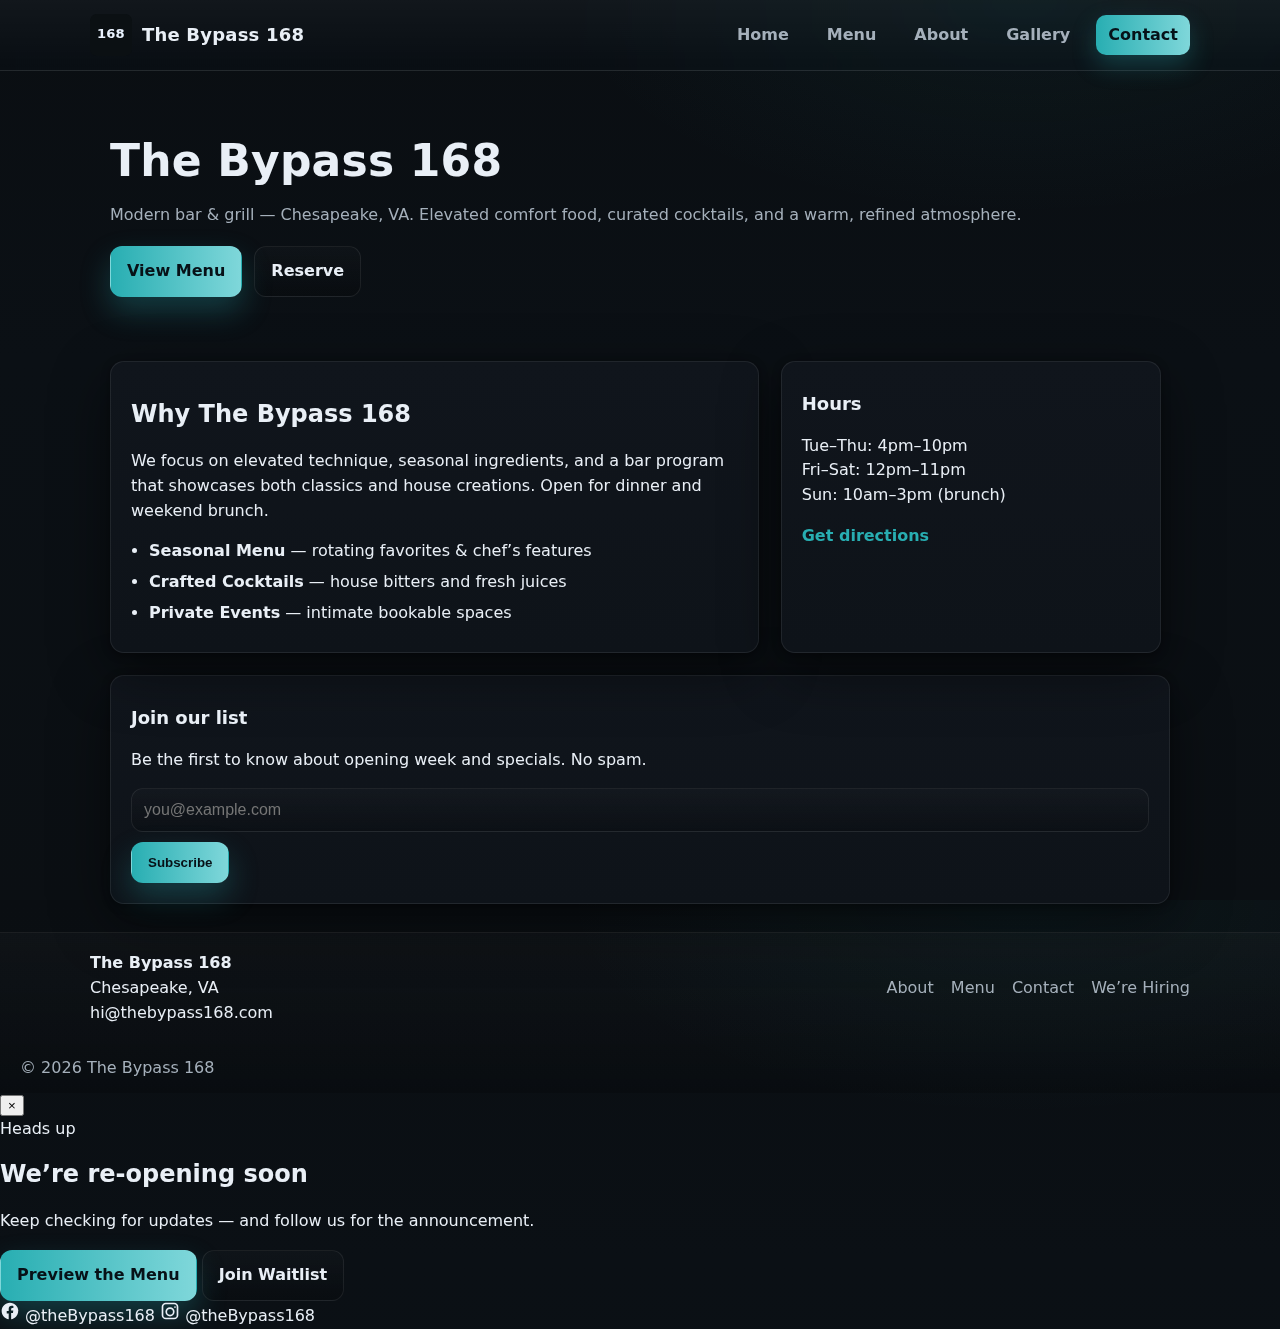
<file: index.html>
<!doctype html>
<html lang="en">
<head>
  <!-- Google tag (gtag.js) -->
<script async src="https://www.googletagmanager.com/gtag/js?id=G-6DSXMZETKG"></script>
<script>
  window.dataLayer = window.dataLayer || [];
  function gtag(){dataLayer.push(arguments);}
  gtag('js', new Date());

  gtag('config', 'G-6DSXMZETKG');
</script>
<meta charset="utf-8" />
<meta name="viewport" content="width=device-width,initial-scale=1" />
<title>The Bypass 168 — Modern Bar & Grill • Chesapeake, VA</title>
<meta name="description" content="The Bypass 168 — Modern bar & grill in Chesapeake, VA. Reopening soon. See menu, make a reservation, join the mailing list." />
<link rel="canonical" href="https://thebypass168.com/" />
<link rel="icon" href="favicon.ico">
<link rel="stylesheet" href="styles.css?v=2">
<link rel="stylesheet" href="styles.css?v=3">
</head>
<body>
<header class="site-header">
  <div class="container header-inner">
    <a class="brand" href="index.html"><svg width="42" height="42" viewBox="0 0 64 64" aria-hidden="true"><rect width="64" height="64" rx="10" fill="#0b1013"></rect><text x="50%" y="58%" text-anchor="middle" fill="#eaf3ff" font-weight="700" font-size="20">168</text></svg><span class="brand-text">The Bypass 168</span></a>
    <nav class="nav" aria-label="Primary">
      <a href="index.html">Home</a>
      <a href="menu.html">Menu</a>
      <a href="about.html">About</a>
      <a href="gallery.html">Gallery</a>
      <a href="contact.html" class="cta">Contact</a>
    </nav>
    <button id="navToggle" aria-expanded="false" aria-controls="navMobile" class="nav-toggle">Menu</button>
  </div>

  <div id="navMobile" class="nav-mobile" hidden>
    <a href="index.html">Home</a>
    <a href="menu.html">Menu</a>
    <a href="about.html">About</a>
    <a href="gallery.html">Gallery</a>
    <a href="contact.html">Contact</a>
  </div>
</header>

<main>
  <section class="hero">
    <div class="container hero-inner">
      <div class="hero-content">
        <h1>The Bypass 168</h1>
        <p class="lead">Modern bar & grill — Chesapeake, VA. Elevated comfort food, curated cocktails, and a warm, refined atmosphere.</p>
        <div class="hero-actions">
          <a class="btn primary" href="menu.html">View Menu</a>
          <a class="btn" href="contact.html#reserve">Reserve</a>
        </div>
      </div>
      <!-- Hero image removed until you add one; drop a file named hero.jpg next to index.html and re-add:
      <div class="hero-visual" aria-hidden="true"><img src="hero.jpg" alt=""></div>
      -->
    </div>
  </section>

  <section class="info container" id="what">
    <div class="card">
      <h2>Why The Bypass 168</h2>
      <p>We focus on elevated technique, seasonal ingredients, and a bar program that showcases both classics and house creations. Open for dinner and weekend brunch.</p>
      <ul class="features">
        <li><strong>Seasonal Menu</strong> — rotating favorites & chef’s features</li>
        <li><strong>Crafted Cocktails</strong> — house bitters and fresh juices</li>
        <li><strong>Private Events</strong> — intimate bookable spaces</li>
      </ul>
    </div>

    <div class="card small">
      <h3>Hours</h3>
      <p class="muted">Tue–Thu: 4pm–10pm<br>Fri–Sat: 12pm–11pm<br>Sun: 10am–3pm (brunch)</p>
      <a class="link" href="https://maps.apple.com/?q=The%20Bypass%20168%20Chesapeake%20VA" target="_blank">Get directions</a>
    </div>
  </section>

  <section class="container newsletter" aria-labelledby="subscribe">
    <div class="card">
      <h3 id="subscribe">Join our list</h3>
      <p class="muted">Be the first to know about opening week and specials. No spam.</p>

      <form id="mailForm" action="https://formspree.io/f/mgvnnjpy" method="POST" novalidate>
        <div class="row">
          <input type="email" name="email" id="mailEmail" placeholder="you@example.com" required>
          <button type="submit" class="btn primary">Subscribe</button>
        </div>
        <input type="text" name="_gotcha" style="display:none" tabindex="-1" autocomplete="off">
        <input type="hidden" name="source" value="Homepage Signup">
      </form>
    </div>
  </section>
</main>

<footer class="site-footer">
  <div class="container footer-inner">
    <div>
      <strong>The Bypass 168</strong><br>
      Chesapeake, VA<br>
      <a href="mailto:hi@thebypass168.com">hi@thebypass168.com</a>
    </div>
    <nav class="footer-nav" aria-label="Footer">
      <a href="about.html">About</a>
      <a href="menu.html">Menu</a>
      <a href="contact.html">Contact</a>
      <a href="apply.html">We’re Hiring</a>
    </nav>
  </div>
  <div class="copyright">© <span id="yr"></span> The Bypass 168</div>
</footer>

<script src="scripts.js"></script>
  <!-- Reopening Popup -->
<div id="reopenModal" class="modal" aria-hidden="true" role="dialog" aria-modal="true" aria-labelledby="reopenTitle" aria-describedby="reopenDesc">
  <div class="modal__overlay" data-close="1"></div>
  <div class="modal__dialog" role="document">
    <button class="modal__close" type="button" aria-label="Close" data-close="1">×</button>
    <div class="modal__badge">Heads up</div>
    <h2 id="reopenTitle" class="modal__title">We’re re-opening soon</h2>
    <p id="reopenDesc" class="modal__desc">
      Keep checking for updates — and follow us for the announcement.
    </p>

    <div class="modal__cta">
      <a class="btn primary" href="menu.html">Preview the Menu</a>
      <a class="btn" href="contact.html#reserve">Join Waitlist</a>
    </div>

    <div class="modal__social">
      <a class="social" href="https://www.facebook.com/theBypass168" target="_blank" rel="noopener">
        <!-- Facebook icon -->
        <svg width="20" height="20" viewBox="0 0 24 24" aria-hidden="true"><path fill="currentColor" d="M22 12.06C22 6.48 17.52 2 11.94 2S2 6.48 2 12.06c0 5 3.66 9.15 8.44 9.94v-7.03H8.08v-2.91h2.36V9.41c0-2.33 1.39-3.62 3.52-3.62c1.02 0 2.1.18 2.1.18v2.31h-1.18c-1.16 0-1.52.72-1.52 1.45v1.74h2.59l-.41 2.91h-2.18V22c4.78-.79 8.44-4.94 8.44-9.94Z"/></svg>
        @theBypass168
      </a>
      <a class="social" href="https://www.instagram.com/theBypass168" target="_blank" rel="noopener">
        <!-- Instagram icon -->
        <svg width="20" height="20" viewBox="0 0 24 24" aria-hidden="true"><path fill="currentColor" d="M7 2h10a5 5 0 0 1 5 5v10a5 5 0 0 1-5 5H7a5 5 0 0 1-5-5V7a5 5 0 0 1 5-5m0 2a3 3 0 0 0-3 3v10a3 3 0 0 0 3 3h10a3 3 0 0 0 3-3V7a3 3 0 0 0-3-3zm5 3.5A5.5 5.5 0 1 1 6.5 13A5.5 5.5 0 0 1 12 7.5m0 2A3.5 3.5 0 1 0 15.5 13A3.5 3.5 0 0 0 12 9.5M18 6.25a1 1 0 1 1-1 1a1 1 0 0 1 1-1"/></svg>
        @theBypass168
      </a>
    </div>
  </div>
</div>
</body>
</html>
</file>
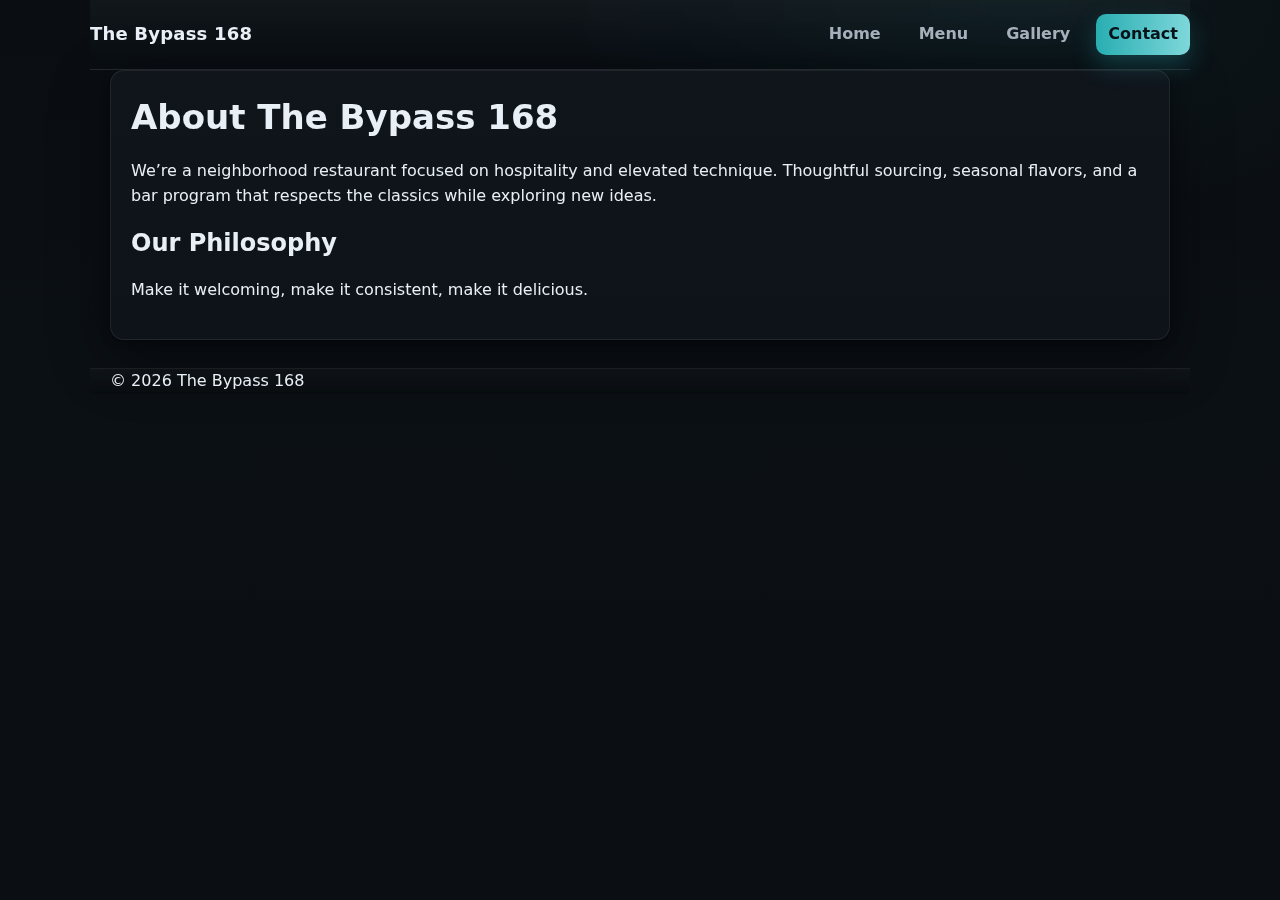
<file: about.html>
<!doctype html>
<html lang="en">
<head>
<meta charset="utf-8" />
<meta name="viewport" content="width=device-width,initial-scale=1" />
<title>About — The Bypass 168</title>
<meta name="description" content="Our story, team, and philosophy at The Bypass 168." />
<link rel="icon" href="favicon.ico">
<link rel="stylesheet" href="styles.css?v=3">
</head>
<body>
<header class="site-header container header-inner">
  <a class="brand" href="index.html"><span class="brand-text">The Bypass 168</span></a>
  <nav class="nav"><a href="index.html">Home</a><a href="menu.html">Menu</a><a href="gallery.html">Gallery</a><a href="contact.html" class="cta">Contact</a></nav>
</header>

<main class="container">
  <section class="card">
    <h1>About The Bypass 168</h1>
    <p>We’re a neighborhood restaurant focused on hospitality and elevated technique. Thoughtful sourcing, seasonal flavors, and a bar program that respects the classics while exploring new ideas.</p>

    <h2>Our Philosophy</h2>
    <p class="muted">Make it welcoming, make it consistent, make it delicious.</p>
  </section>
</main>

<footer class="site-footer container">
  <div>© <span id="yr3"></span> The Bypass 168</div>
</footer>

<script src="scripts.js"></script>
</body>
</html>
</file>
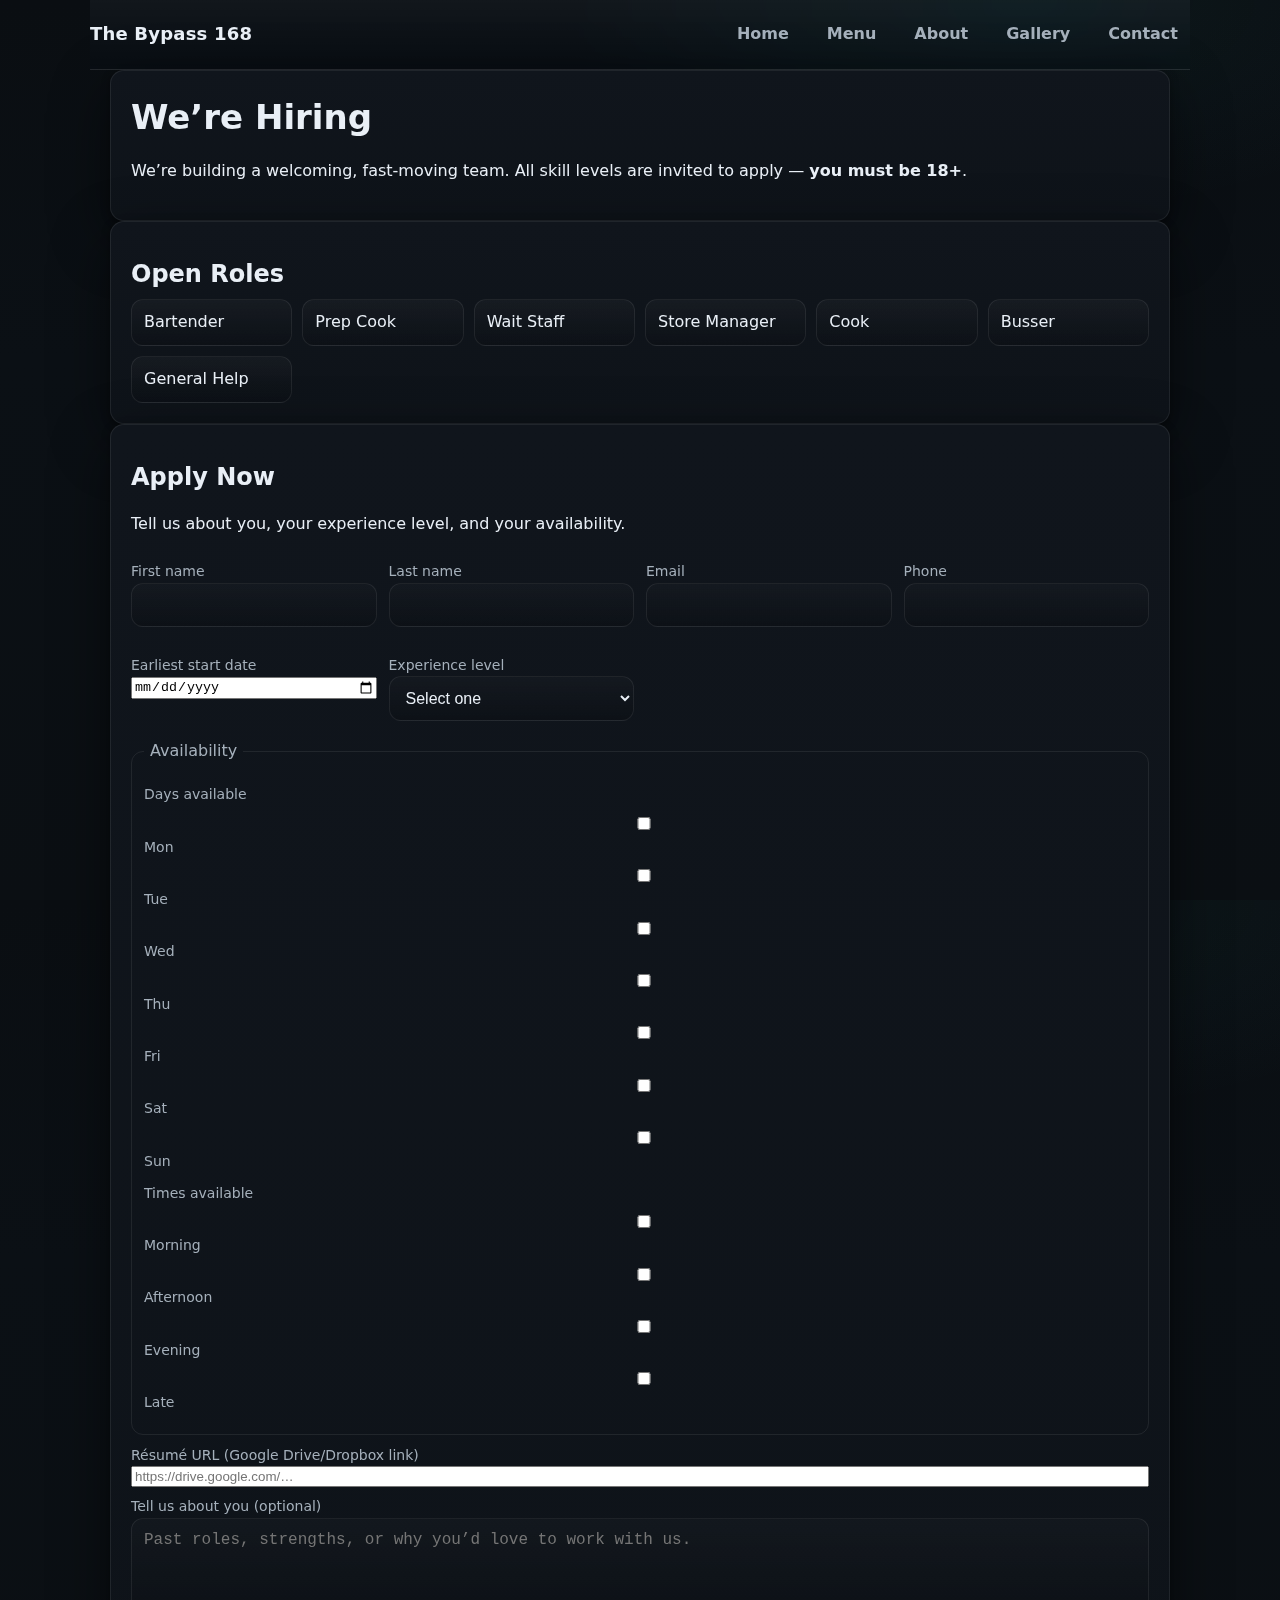
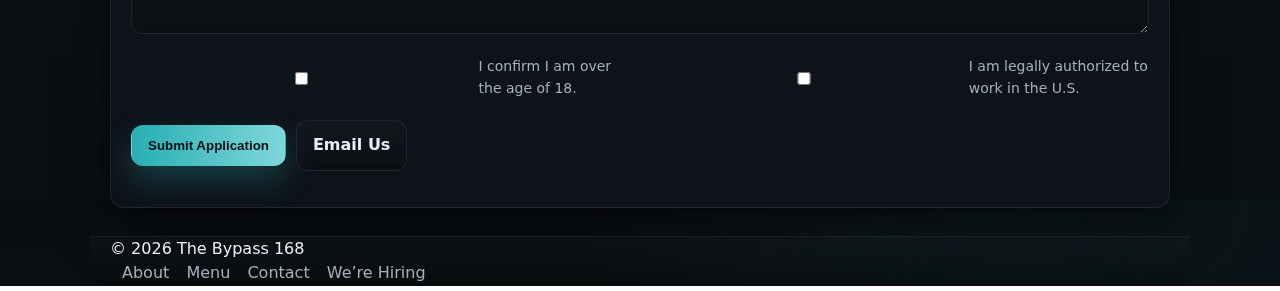
<file: apply.html>
<!doctype html>
<html lang="en">
<head>
  <!-- Google tag (gtag.js) -->
<script async src="https://www.googletagmanager.com/gtag/js?id=G-6DSXMZETKG"></script>
<script>
  window.dataLayer = window.dataLayer || [];
  function gtag(){dataLayer.push(arguments);}
  gtag('js', new Date());
  gtag('config', 'G-6DSXMZETKG');
</script>
  <meta charset="utf-8" />
  <meta name="viewport" content="width=device-width,initial-scale=1" />
  <title>We’re Hiring — The Bypass 168</title>
  <meta name="description" content="Apply to join The Bypass 168 team in Chesapeake, VA. All skill levels welcome. 18+ only." />
  <link rel="icon" href="favicon.ico">
  <link rel="stylesheet" href="styles.css?v=3">

  <!-- Structured data: multiple JobPosting entries -->
  <script type="application/ld+json">
  {
    "@context": "https://schema.org",
    "@graph": [
      { "@type": "Organization", "name": "The Bypass 168", "url": "https://www.thebypass168.com" },
      { "@type": "JobPosting", "title": "Bartender",      "employmentType": "PART_TIME", "hiringOrganization": { "@type": "Organization", "name": "The Bypass 168" }, "jobLocation": { "@type": "Place", "address": { "@type": "PostalAddress", "addressLocality": "Chesapeake", "addressRegion": "VA", "addressCountry": "US" } } },
      { "@type": "JobPosting", "title": "Prep Cook",       "employmentType": "PART_TIME", "hiringOrganization": { "@type": "Organization", "name": "The Bypass 168" }, "jobLocation": { "@type": "Place", "address": { "@type": "PostalAddress", "addressLocality": "Chesapeake", "addressRegion": "VA", "addressCountry": "US" } } },
      { "@type": "JobPosting", "title": "Wait Staff",      "employmentType": "PART_TIME", "hiringOrganization": { "@type": "Organization", "name": "The Bypass 168" }, "jobLocation": { "@type": "Place", "address": { "@type": "PostalAddress", "addressLocality": "Chesapeake", "addressRegion": "VA", "addressCountry": "US" } } },
      { "@type": "JobPosting", "title": "Store Manager",   "employmentType": "FULL_TIME", "hiringOrganization": { "@type": "Organization", "name": "The Bypass 168" }, "jobLocation": { "@type": "Place", "address": { "@type": "PostalAddress", "addressLocality": "Chesapeake", "addressRegion": "VA", "addressCountry": "US" } } },
      { "@type": "JobPosting", "title": "Cook",            "employmentType": "PART_TIME", "hiringOrganization": { "@type": "Organization", "name": "The Bypass 168" }, "jobLocation": { "@type": "Place", "address": { "@type": "PostalAddress", "addressLocality": "Chesapeake", "addressRegion": "VA", "addressCountry": "US" } } },
      { "@type": "JobPosting", "title": "Busser",          "employmentType": "PART_TIME", "hiringOrganization": { "@type": "Organization", "name": "The Bypass 168" }, "jobLocation": { "@type": "Place", "address": { "@type": "PostalAddress", "addressLocality": "Chesapeake", "addressRegion": "VA", "addressCountry": "US" } } },
      { "@type": "JobPosting", "title": "General Help",    "employmentType": "PART_TIME", "hiringOrganization": { "@type": "Organization", "name": "The Bypass 168" }, "jobLocation": { "@type": "Place", "address": { "@type": "PostalAddress", "addressLocality": "Chesapeake", "addressRegion": "VA", "addressCountry": "US" } } }
    ]
  }
  </script>
</head>
<body>
<header class="site-header container header-inner">
  <a class="brand" href="index.html"><span class="brand-text">The Bypass 168</span></a>
  <nav class="nav">
    <a href="index.html">Home</a>
    <a href="menu.html">Menu</a>
    <a href="about.html">About</a>
    <a href="gallery.html">Gallery</a>
    <a href="contact.html">Contact</a>
  </nav>
</header>

<main class="container">
  <section class="card">
    <h1>We’re Hiring</h1>
    <p class="muted">We’re building a welcoming, fast-moving team. All skill levels are invited to apply — <strong>you must be 18+</strong>.</p>
  </section>

  <section class="card">
    <h2>Open Roles</h2>
    <ul class="role-grid">
      <li>Bartender</li>
      <li>Prep Cook</li>
      <li>Wait Staff</li>
      <li>Store Manager</li>
      <li>Cook</li>
      <li>Busser</li>
      <li>General Help</li>
    </ul>
  </section>

  <section class="card">
    <h2>Apply Now</h2>
    <p class="muted">Tell us about you, your experience level, and your availability.</p>

    <!-- Formspree wired up -->
    <form id="applyForm" action="https://formspree.io/f/mgvnnjpy" method="POST" novalidate>
      <input type="hidden" name="_subject" value="Job Application — The Bypass 168">
      <input type="hidden" name="form_name" value="apply-page">

      <div class="grid-2">
        <label>First name
          <input type="text" name="first_name" required>
        </label>
        <label>Last name
          <input type="text" name="last_name" required>
        </label>
        <label>Email
          <input type="email" name="email" required>
        </label>
        <label>Phone
          <input type="tel" name="phone" required>
        </label>
        <label>Earliest start date
          <input type="date" name="start_date">
        </label>
        <label>Experience level
          <select name="experience" required>
            <option value="" selected disabled>Select one</option>
            <option>No experience (train me)</option>
            <option>Some experience</option>
            <option>Experienced</option>
            <option>Manager/Supervisor experience</option>
          </select>
        </label>
      </div>

    <fieldset class="availability">
  <legend>Availability</legend>

  <label class="group-label">Days available</label>
  <div class="chip-group">
    <label class="chip"><input type="checkbox" name="days_available" value="Mon"><span>Mon</span></label>
    <label class="chip"><input type="checkbox" name="days_available" value="Tue"><span>Tue</span></label>
    <label class="chip"><input type="checkbox" name="days_available" value="Wed"><span>Wed</span></label>
    <label class="chip"><input type="checkbox" name="days_available" value="Thu"><span>Thu</span></label>
    <label class="chip"><input type="checkbox" name="days_available" value="Fri"><span>Fri</span></label>
    <label class="chip"><input type="checkbox" name="days_available" value="Sat"><span>Sat</span></label>
    <label class="chip"><input type="checkbox" name="days_available" value="Sun"><span>Sun</span></label>
  </div>

  <label class="group-label" style="margin-top:10px">Times available</label>
  <div class="chip-group">
    <label class="chip"><input type="checkbox" name="times_available" value="Morning"><span>Morning</span></label>
    <label class="chip"><input type="checkbox" name="times_available" value="Afternoon"><span>Afternoon</span></label>
    <label class="chip"><input type="checkbox" name="times_available" value="Evening"><span>Evening</span></label>
    <label class="chip"><input type="checkbox" name="times_available" value="Late"><span>Late</span></label>
  </div>
</fieldset>

      <label>Résumé URL (Google Drive/Dropbox link)
        <input type="url" name="resume_url" placeholder="https://drive.google.com/…">
      </label>

      <label>Tell us about you (optional)
        <textarea name="about" rows="5" placeholder="Past roles, strengths, or why you’d love to work with us."></textarea>
      </label>

      <div class="grid-2">
        <label class="checkbox"><input type="checkbox" id="over18" name="over18" required> I confirm I am over the age of 18.</label>
        <label class="checkbox"><input type="checkbox" name="work_auth" required> I am legally authorized to work in the U.S.</label>
      </div>

      <!-- honeypot -->
      <input type="text" name="_gotcha" autocomplete="off" tabindex="-1" style="display:none">

      <div class="row" style="margin-top:12px">
        <button type="submit" class="btn primary">Submit Application</button>
        <a class="btn" href="mailto:hi@thebypass168.com?subject=Job%20Application">Email Us</a>
      </div>

      <p id="applyMsg" class="muted" role="status" style="margin-top:10px"></p>
    </form>
  </section>
</main>

<footer class="site-footer container">
  <div>© <span id="yr"></span> The Bypass 168</div>
  <nav class="footer-nav">
    <a href="about.html">About</a>
    <a href="menu.html">Menu</a>
    <a href="contact.html">Contact</a>
    <a href="apply.html" aria-current="page">We’re Hiring</a>
  </nav>
</footer>

<script>
  // Year
  document.getElementById('yr').textContent = new Date().getFullYear();

  // Client-side checks + friendly messaging
  (function(){
    const form = document.getElementById('applyForm');
    const msg  = document.getElementById('applyMsg');
    const roles = () => [...form.querySelectorAll('input[name="roles"]:checked')].length;

    form.addEventListener('submit', async (e)=>{
      e.preventDefault();
      msg.textContent = '';

      if (!roles()) { msg.textContent = 'Please select at least one position.'; return; }
      if (!form.over18.checked) { msg.textContent = 'Applicants must confirm they are 18 or older.'; return; }

      try{
        const body = new FormData(form);
        const res = await fetch(form.action, { method:'POST', body, headers: { 'Accept': 'application/json' }});
        if (res.ok) {
          form.reset();
          msg.textContent = 'Application received! We’ll be in touch.';
        } else {
          msg.textContent = 'Could not submit right now. Please email hi@thebypass168.com.';
        }
      } catch {
        msg.textContent = 'Network error. Please try again or email us.';
      }
    });
  })();
</script>

<!-- Page-only styles -->
<style>
  .role-grid{display:grid;grid-template-columns:repeat(auto-fit,minmax(160px,1fr));gap:10px;list-style:none;padding:0;margin:6px 0 0}
  .role-grid li{border:1px solid var(--line);border-radius:12px;padding:10px 12px;background:linear-gradient(180deg,rgba(255,255,255,.03),rgba(0,0,0,.12))}
  form label{display:block;margin:8px 0}
  input,select,textarea{width:100%}
  .grid-2{display:grid;grid-template-columns:repeat(auto-fit,minmax(220px,1fr));gap:12px}
  fieldset{border:1px solid var(--line);border-radius:12px;padding:12px;margin:10px 0}
  legend{padding:0 6px;color:var(--muted)}
  .checkbox{display:flex;align-items:center;gap:8px}
</style>

<script src="scripts.js"></script>
</body>
</html>
</file>
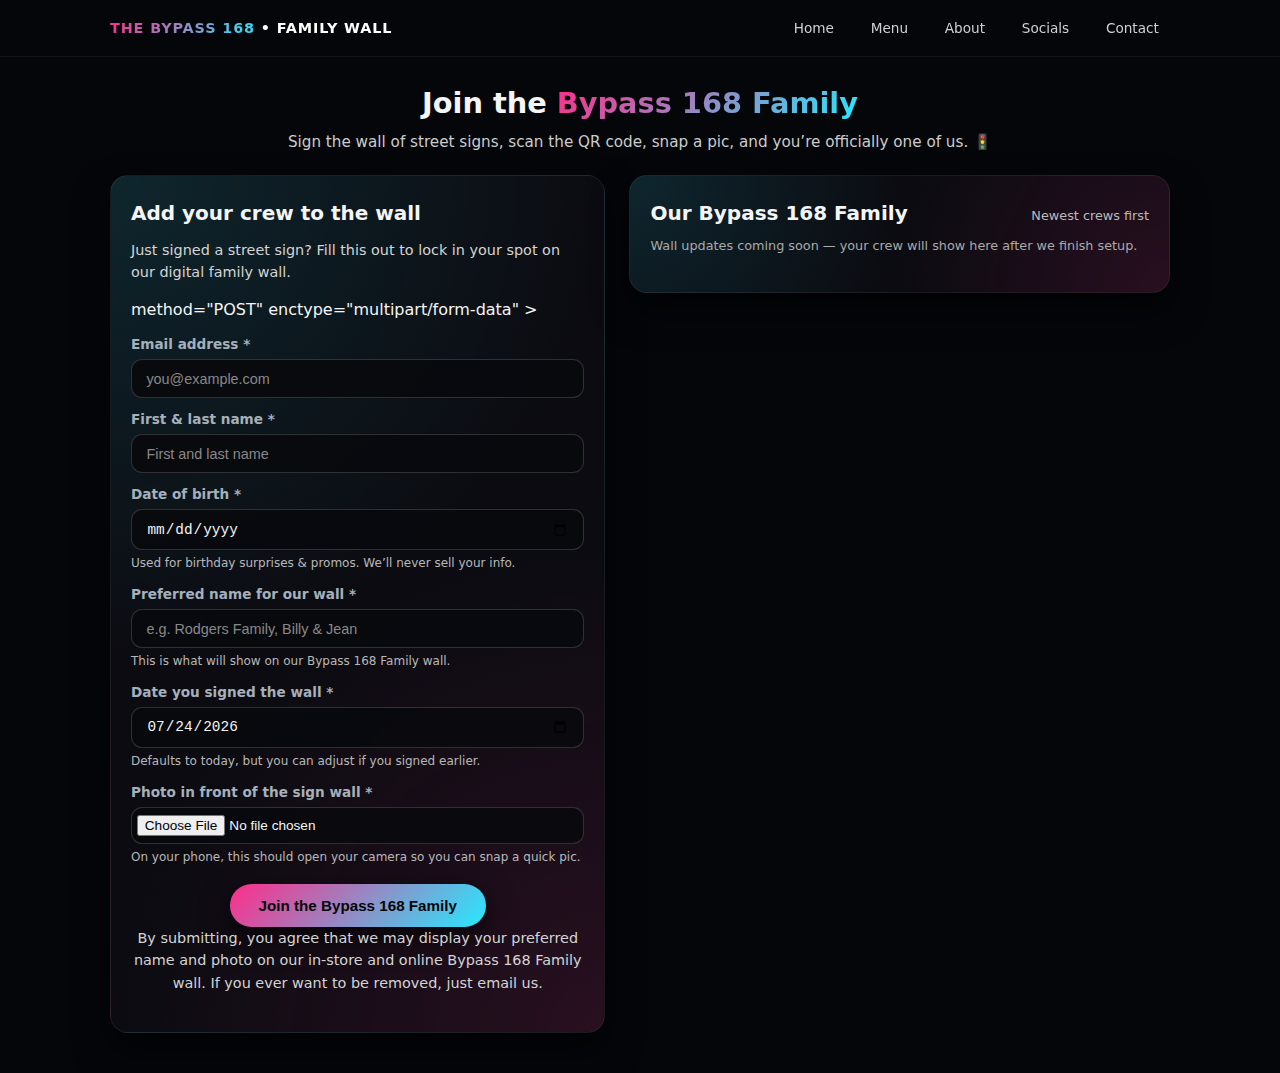
<file: family-wall.html>
<!DOCTYPE html>
<html lang="en">
<head>
  <meta charset="UTF-8">
  <title>The Bypass 168 Family Wall</title>
  <meta name="viewport" content="width=device-width, initial-scale=1">

  <!-- Use your existing global styles -->
  <link rel="stylesheet" href="styles.css">

  <style>
    /* Page-specific styling – plays nice with your existing dark/neon vibe */

    body {
      margin: 0;
      background: #05060a;
      color: #f5f5f5;
      font-family: system-ui, -apple-system, BlinkMacSystemFont, "Segoe UI", sans-serif;
    }

    /* Simple header – adjust to match your existing layout if needed */
    header.site-header {
      background: rgba(5, 6, 10, 0.95);
      border-bottom: 1px solid rgba(255, 255, 255, 0.06);
      position: sticky;
      top: 0;
      z-index: 10;
      backdrop-filter: blur(10px);
    }

    .site-header-inner {
      max-width: 1100px;
      margin: 0 auto;
      padding: 0.75rem 1.25rem;
      display: flex;
      align-items: center;
      justify-content: space-between;
      gap: 1rem;
    }

    .site-logo {
      font-weight: 800;
      letter-spacing: 0.06em;
      text-transform: uppercase;
      font-size: 0.9rem;
      text-decoration: none;
      color: #ffffff;
    }

    .site-logo span {
      background: linear-gradient(135deg, #ff2d8a, #27e9ff);
      -webkit-background-clip: text;
      background-clip: text;
      color: transparent;
    }

    nav.main-nav {
      display: flex;
      gap: 0.9rem;
      font-size: 0.85rem;
    }

    nav.main-nav a {
      text-decoration: none;
      color: #d0d0d0;
      padding: 0.35rem 0.7rem;
      border-radius: 999px;
      transition: background 0.15s ease, color 0.15s ease;
    }

    nav.main-nav a:hover,
    nav.main-nav a.active {
      background: rgba(255, 255, 255, 0.07);
      color: #ffffff;
    }

    /* Page layout */
    main.family-wall-main {
      max-width: 1100px;
      margin: 0 auto;
      padding: 1.5rem 1.25rem 2.5rem;
    }

    .page-title-block {
      text-align: center;
      margin-bottom: 1.25rem;
    }

    .page-title-block h1 {
      margin: 0 0 0.35rem;
      font-size: 1.8rem;
    }

    .page-title-block p {
      margin: 0;
      font-size: 0.95rem;
      color: #cccccc;
    }

    .page-title-highlight {
      background: linear-gradient(135deg, #ff2d8a, #27e9ff);
      -webkit-background-clip: text;
      background-clip: text;
      color: transparent;
      font-weight: 700;
    }

    .grid-two-col {
      display: grid;
      grid-template-columns: minmax(0, 1.1fr) minmax(0, 1.2fr);
      gap: 1.5rem;
      align-items: flex-start;
    }

    @media (max-width: 768px) {
      .grid-two-col {
        grid-template-columns: minmax(0, 1fr);
      }
    }

    .card {
      background: radial-gradient(circle at top left, rgba(39, 233, 255, 0.12), transparent 50%),
                  radial-gradient(circle at bottom right, rgba(255, 45, 138, 0.12), transparent 50%),
                  rgba(11, 11, 18, 0.96);
      border-radius: 18px;
      padding: 1.4rem 1.25rem 1.5rem;
      border: 1px solid rgba(255, 255, 255, 0.06);
      box-shadow: 0 18px 35px rgba(0, 0, 0, 0.65);
    }

    .card h2 {
      margin-top: 0;
      font-size: 1.25rem;
      margin-bottom: 0.6rem;
    }

    .card p {
      font-size: 0.9rem;
      margin-top: 0;
      color: #d4d4d4;
    }

    form.family-form {
      margin-top: 0.75rem;
    }

    label {
      display: block;
      margin: 0.7rem 0 0.25rem;
      font-size: 0.85rem;
      font-weight: 600;
    }

    input[type="text"],
    input[type="email"],
    input[type="date"],
    input[type="file"] {
      width: 100%;
      padding: 0.65rem 0.9rem;
      border-radius: 11px;
      border: 1px solid rgba(255, 255, 255, 0.16);
      background: rgba(8, 9, 14, 0.95);
      color: #f5f5f5;
      font-size: 0.9rem;
      box-sizing: border-box;
    }

    input[type="file"] {
      padding: 0.45rem 0.3rem;
      font-size: 0.85rem;
    }

    input::placeholder {
      color: #888;
    }

    .hint {
      font-size: 0.75rem;
      color: #b8b8b8;
      margin-top: 0.25rem;
    }

    .submit-row {
      margin-top: 1.1rem;
      text-align: center;
    }

    button[type="submit"] {
      padding: 0.8rem 1.8rem;
      border-radius: 999px;
      border: none;
      font-weight: 700;
      font-size: 0.95rem;
      cursor: pointer;
      background: linear-gradient(135deg, #ff2d8a, #27e9ff);
      color: #05060a;
      box-shadow: 0 10px 30px rgba(0, 0, 0, 0.7);
      transition: transform 0.12s ease, box-shadow 0.12s ease, filter 0.12s ease;
    }

    button[type="submit"]:hover {
      transform: translateY(-1px);
      filter: brightness(1.05);
      box-shadow: 0 14px 34px rgba(0, 0, 0, 0.85);
    }

    .small-print {
      margin-top: 0.9rem;
      font-size: 0.75rem;
      text-align: center;
      color: #a0a0a0;
    }

    /* Gallery styling */
    .family-gallery-header {
      display: flex;
      align-items: baseline;
      justify-content: space-between;
      gap: 0.75rem;
      margin-bottom: 0.4rem;
    }

    .family-gallery-header h2 {
      margin: 0;
    }

    .family-gallery-header span {
      font-size: 0.8rem;
      color: #bbbbbb;
    }

    .gallery-status {
      font-size: 0.8rem;
      color: #aaaaaa;
      margin-bottom: 0.8rem;
    }

    .family-gallery-grid {
      display: grid;
      grid-template-columns: repeat(auto-fill, minmax(170px, 1fr));
      gap: 0.9rem;
    }

    .family-card {
      background: rgba(7, 7, 13, 0.92);
      border-radius: 14px;
      padding: 0.65rem 0.65rem 0.75rem;
      border: 1px solid rgba(255, 255, 255, 0.05);
      display: flex;
      flex-direction: column;
      gap: 0.45rem;
      position: relative;
      overflow: hidden;
    }

    .family-card::before {
      content: "";
      position: absolute;
      inset: 0;
      background: radial-gradient(circle at top, rgba(39, 233, 255, 0.16), transparent 60%);
      opacity: 0;
      transition: opacity 0.12s ease;
      pointer-events: none;
    }

    .family-card:hover::before {
      opacity: 1;
    }

    .family-photo-wrap {
      position: relative;
      border-radius: 10px;
      overflow: hidden;
      background: #101018;
      aspect-ratio: 4 / 3;
    }

    .family-photo-wrap img {
      width: 100%;
      height: 100%;
      object-fit: cover;
      display: block;
    }

    .family-card h3 {
      font-size: 0.95rem;
      margin: 0;
    }

    .family-card p {
      font-size: 0.78rem;
      margin: 0;
      color: #c4c4c4;
    }

    .family-tagline {
      font-size: 0.72rem;
      color: #999999;
    }

    .pill-label {
      display: inline-flex;
      align-items: center;
      gap: 0.25rem;
      padding: 0.05rem 0.45rem;
      border-radius: 999px;
      border: 1px solid rgba(255, 255, 255, 0.12);
      font-size: 0.7rem;
      color: #d0fdfa;
      background: rgba(12, 18, 24, 0.9);
    }

    .pill-label-dot {
      width: 6px;
      height: 6px;
      border-radius: 999px;
      background: linear-gradient(135deg, #ff2d8a, #27e9ff);
    }

    .meta-row {
      display: flex;
      align-items: center;
      justify-content: space-between;
      gap: 0.5rem;
      margin-top: 0.25rem;
    }
  </style>
</head>
<body>
  <!-- Simple header / nav -->
  <header class="site-header">
    <div class="site-header-inner">
      <a href="index.html" class="site-logo">
        <span>The Bypass 168</span> • Family Wall
      </a>
      <nav class="main-nav">
        <a href="index.html">Home</a>
        <a href="menu.html">Menu</a>
        <a href="about.html">About</a>
        <a href="socials.html">Socials</a>
        <a href="contact.html">Contact</a>
      </nav>
    </div>
  </header>

  <main class="family-wall-main">
    <div class="page-title-block">
      <h1>Join the <span class="page-title-highlight">Bypass 168 Family</span></h1>
      <p>
        Sign the wall of street signs, scan the QR code, snap a pic, and you’re officially one of us. 🚦
      </p>
    </div>

    <section class="grid-two-col">
      <!-- LEFT: Form -->
      <article class="card">
        <h2>Add your crew to the wall</h2>
        <p>
          Just signed a street sign? Fill this out to lock in your spot on our digital family wall.
        </p>

        <form
          class="family-form"
          action="https://example.com/your-form-endpoint"  <!-- we'll replace this later -->
          method="POST"
          enctype="multipart/form-data"
        >
          <!-- Email -->
          <label for="email">Email address *</label>
          <input
            type="email"
            id="email"
            name="email"
            required
            placeholder="you@example.com"
          >

          <!-- Legal/real name -->
          <label for="fullName">First &amp; last name *</label>
          <input
            type="text"
            id="fullName"
            name="fullName"
            required
            placeholder="First and last name"
          >

          <!-- Date of birth -->
          <label for="dob">Date of birth *</label>
          <input
            type="date"
            id="dob"
            name="dob"
            required
          >
          <div class="hint">
            Used for birthday surprises &amp; promos. We’ll never sell your info.
          </div>

          <!-- Preferred display name -->
          <label for="displayName">Preferred name for our wall *</label>
          <input
            type="text"
            id="displayName"
            name="displayName"
            required
            placeholder="e.g. Rodgers Family, Billy &amp; Jean"
          >
          <div class="hint">
            This is what will show on our Bypass 168 Family wall.
          </div>

          <!-- Date signed -->
          <label for="signDate">Date you signed the wall *</label>
          <input
            type="date"
            id="signDate"
            name="signDate"
            required
          >
          <div class="hint">
            Defaults to today, but you can adjust if you signed earlier.
          </div>

          <!-- Photo capture -->
          <label for="photo">Photo in front of the sign wall *</label>
          <input
            type="file"
            id="photo"
            name="photo"
            accept="image/*"
            capture="environment"
            required
          >
          <div class="hint">
            On your phone, this should open your camera so you can snap a quick pic.
          </div>

          <div class="submit-row">
            <button type="submit">Join the Bypass 168 Family</button>
          </div>

          <p class="small-print">
            By submitting, you agree that we may display your preferred name and photo
            on our in-store and online Bypass 168 Family wall. If you ever want to be
            removed, just email us.
          </p>
        </form>
      </article>

      <!-- RIGHT: Gallery -->
      <article class="card">
        <div class="family-gallery-header">
          <h2>Our Bypass 168 Family</h2>
          <span>Newest crews first</span>
        </div>

        <div id="gallery-status" class="gallery-status">
          Loading the wall…
        </div>

        <div id="family-wall-list" class="family-gallery-grid">
          <!-- JS will inject cards here -->
        </div>
      </article>
    </section>
  </main>

  <script>
    // 1) Auto-fill "Date signed" with today
    (function() {
      const signDateInput = document.getElementById('signDate');
      if (signDateInput) {
        const today = new Date();
        const yyyy = today.getFullYear();
        const mm = String(today.getMonth() + 1).padStart(2, '0');
        const dd = String(today.getDate()).padStart(2, '0');
        signDateInput.value = `${yyyy}-${mm}-${dd}`;
      }
    })();

    // 2) Future: Fetch from Google Sheets / Apps Script JSON feed
    // We'll replace FAMILY_FEED_URL once we build the Apps Script.
    const FAMILY_FEED_URL = 'https://script.google.com/macros/s/YOUR-SCRIPT-ID/exec';

    (function loadFamilyWall() {
      const listEl = document.getElementById('family-wall-list');
      const statusEl = document.getElementById('gallery-status');

      if (!listEl || !statusEl) return;

      // While we don't have a real endpoint yet, you can comment this out
      // or use the dummyData block below for testing.

      fetch(FAMILY_FEED_URL)
        .then(response => {
          if (!response.ok) {
            throw new Error('Network response was not ok');
          }
          return response.json();
        })
        .then(data => {
          // Expecting data like: [{ displayName, signDate, photoUrl }, ...]
          if (!Array.isArray(data) || data.length === 0) {
            statusEl.textContent = 'No crews on the wall yet — be the first to join!';
            return;
          }

          statusEl.textContent = `Showing ${data.length} crew${data.length === 1 ? '' : 's'} on the wall.`;

          data
            .slice()           // copy
            .reverse()         // newest first (if Sheet is oldest first)
            .forEach(entry => {
              const card = document.createElement('div');
              card.className = 'family-card';

              const displayName = entry.displayName || 'Bypass 168 Crew';
              const signDate = entry.signDate || '';
              const photoUrl = entry.photoUrl || '';

              let photoHtml = '';
              if (photoUrl) {
                photoHtml = `
                  <div class="family-photo-wrap">
                    <img src="${photoUrl}" alt="${displayName} at The Bypass 168 sign wall">
                  </div>
                `;
              }

              card.innerHTML = `
                ${photoHtml}
                <h3>${displayName}</h3>
                <div class="meta-row">
                  <p class="family-tagline">
                    ${signDate ? `Signed the wall on ${signDate}` : 'Proud member of the Bypass 168 Family'}
                  </p>
                  <span class="pill-label">
                    <span class="pill-label-dot"></span>
                    Family
                  </span>
                </div>
              `;

              listEl.appendChild(card);
            });
        })
        .catch(error => {
          // While we're in setup mode (no real endpoint yet), this will usually run.
          console.warn('Could not load family wall data yet:', error);
          statusEl.textContent = 'Wall updates coming soon — your crew will show here after we finish setup.';

          // OPTIONAL: uncomment this block to show fake sample entries for now.
          /*
          const dummyData = [
            { displayName: 'Rodgers Family', signDate: '2025-12-11', photoUrl: '' },
            { displayName: 'Billy & Jean', signDate: '2025-12-10', photoUrl: '' }
          ];

          dummyData.forEach(entry => {
            const card = document.createElement('div');
            card.className = 'family-card';
            card.innerHTML = `
              <h3>${entry.displayName}</h3>
              <div class="meta-row">
                <p class="family-tagline">
                  Signed the wall on ${entry.signDate}
                </p>
                <span class="pill-label">
                  <span class="pill-label-dot"></span>
                  Family
                </span>
              </div>
            `;
            listEl.appendChild(card);
          });
          */
        });
    })();
  </script>
</body>
</html>
</file>
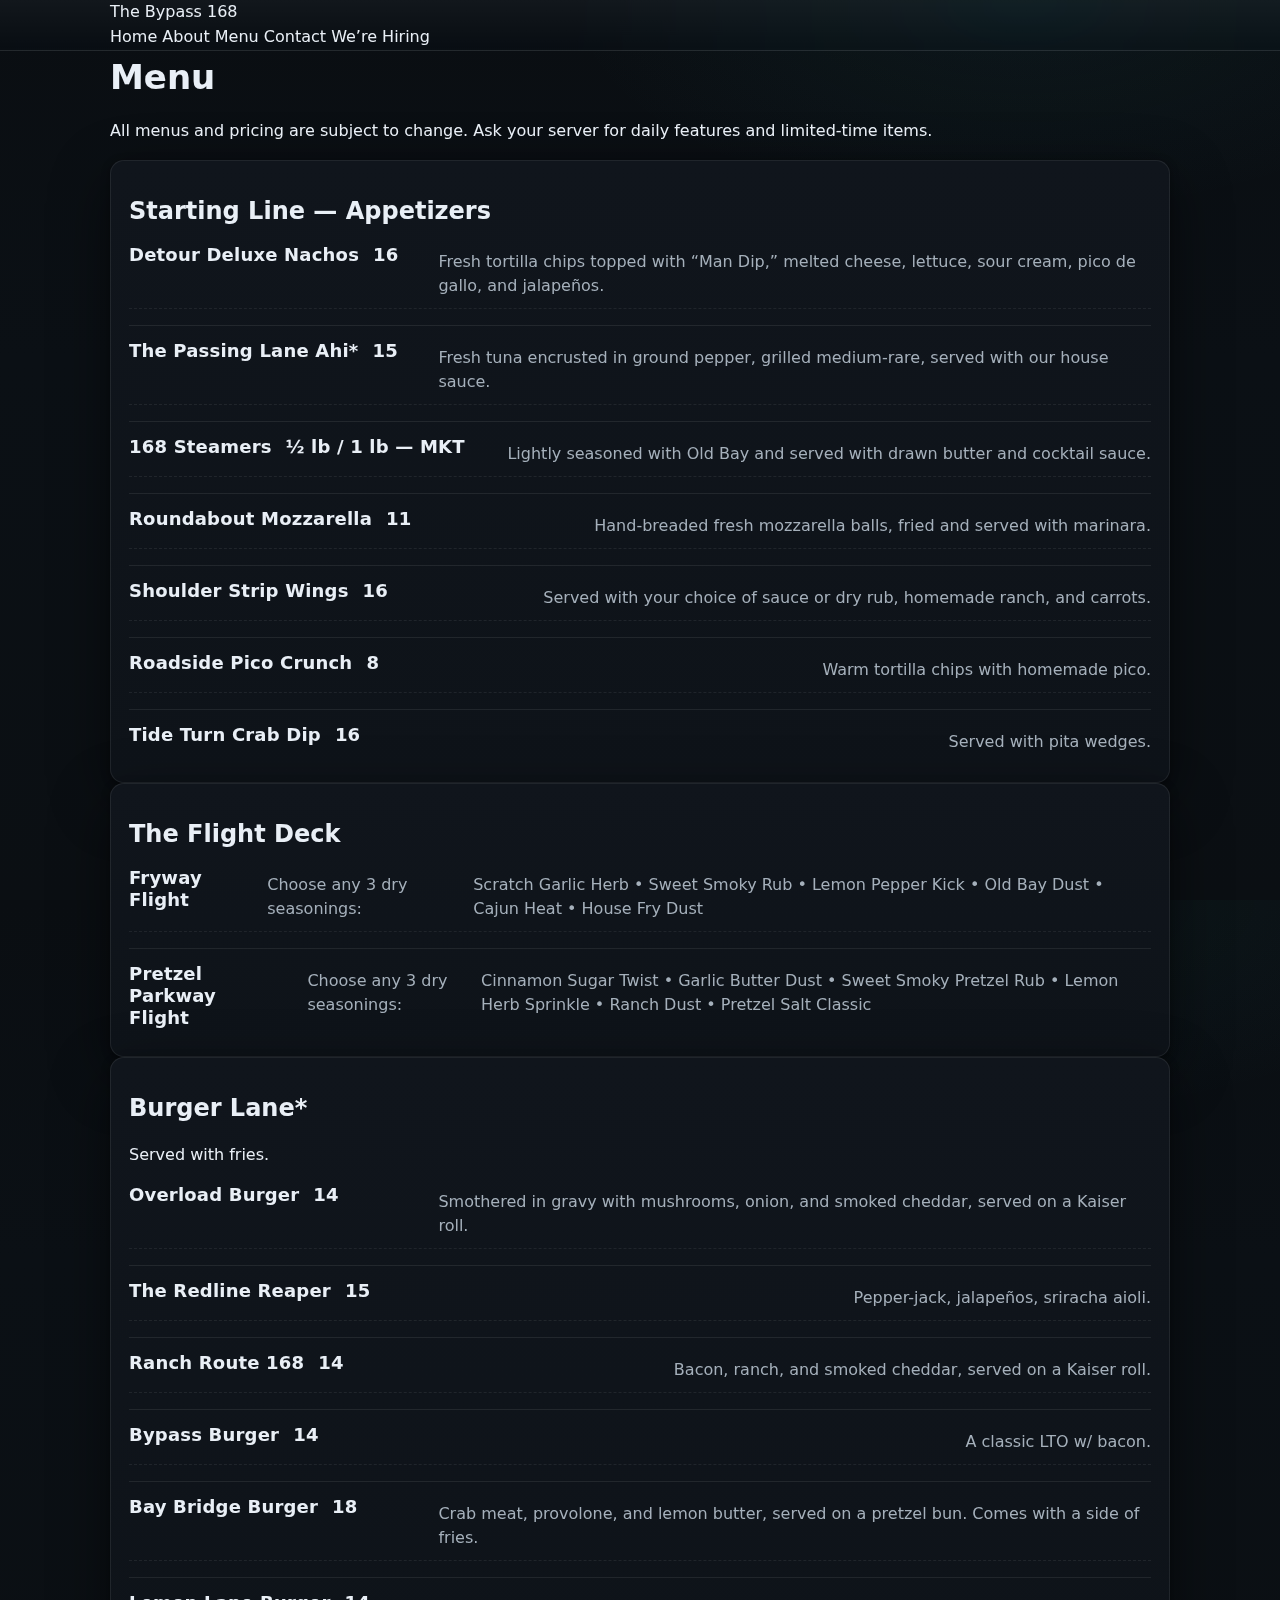
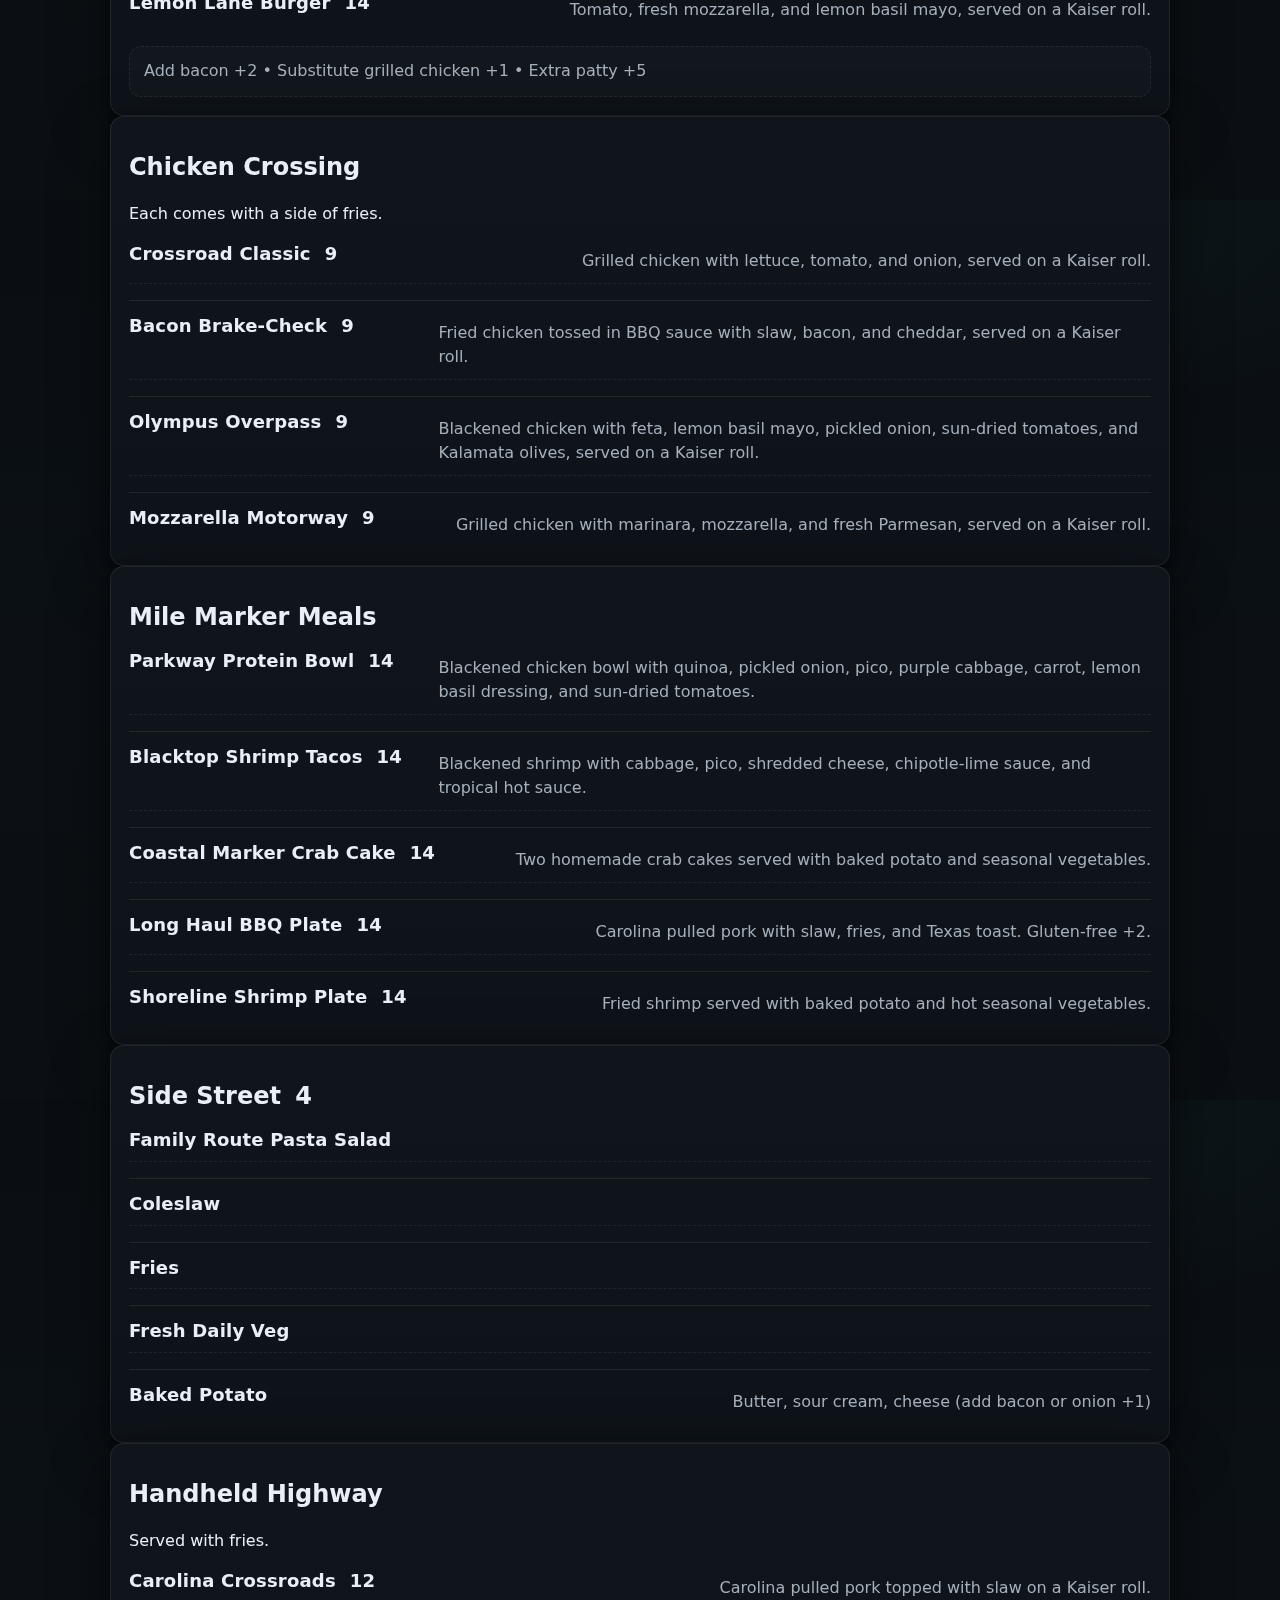
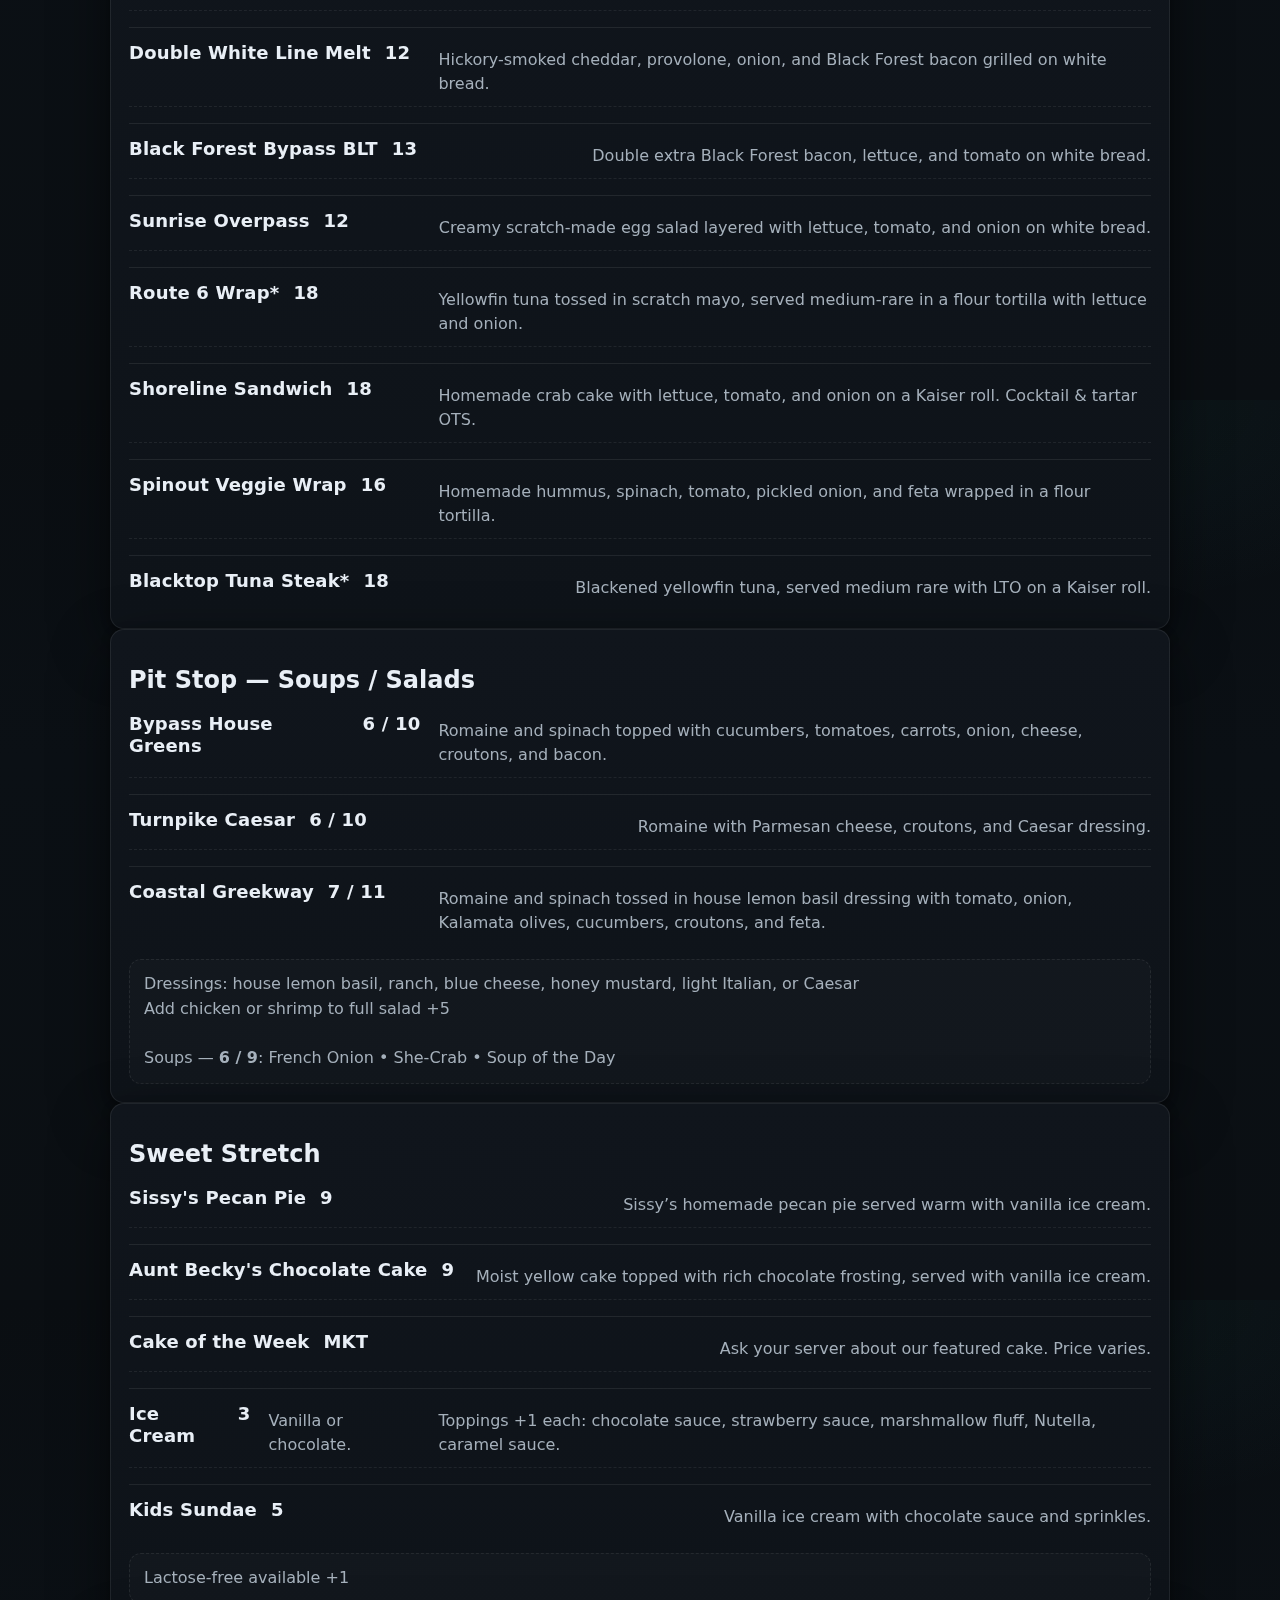
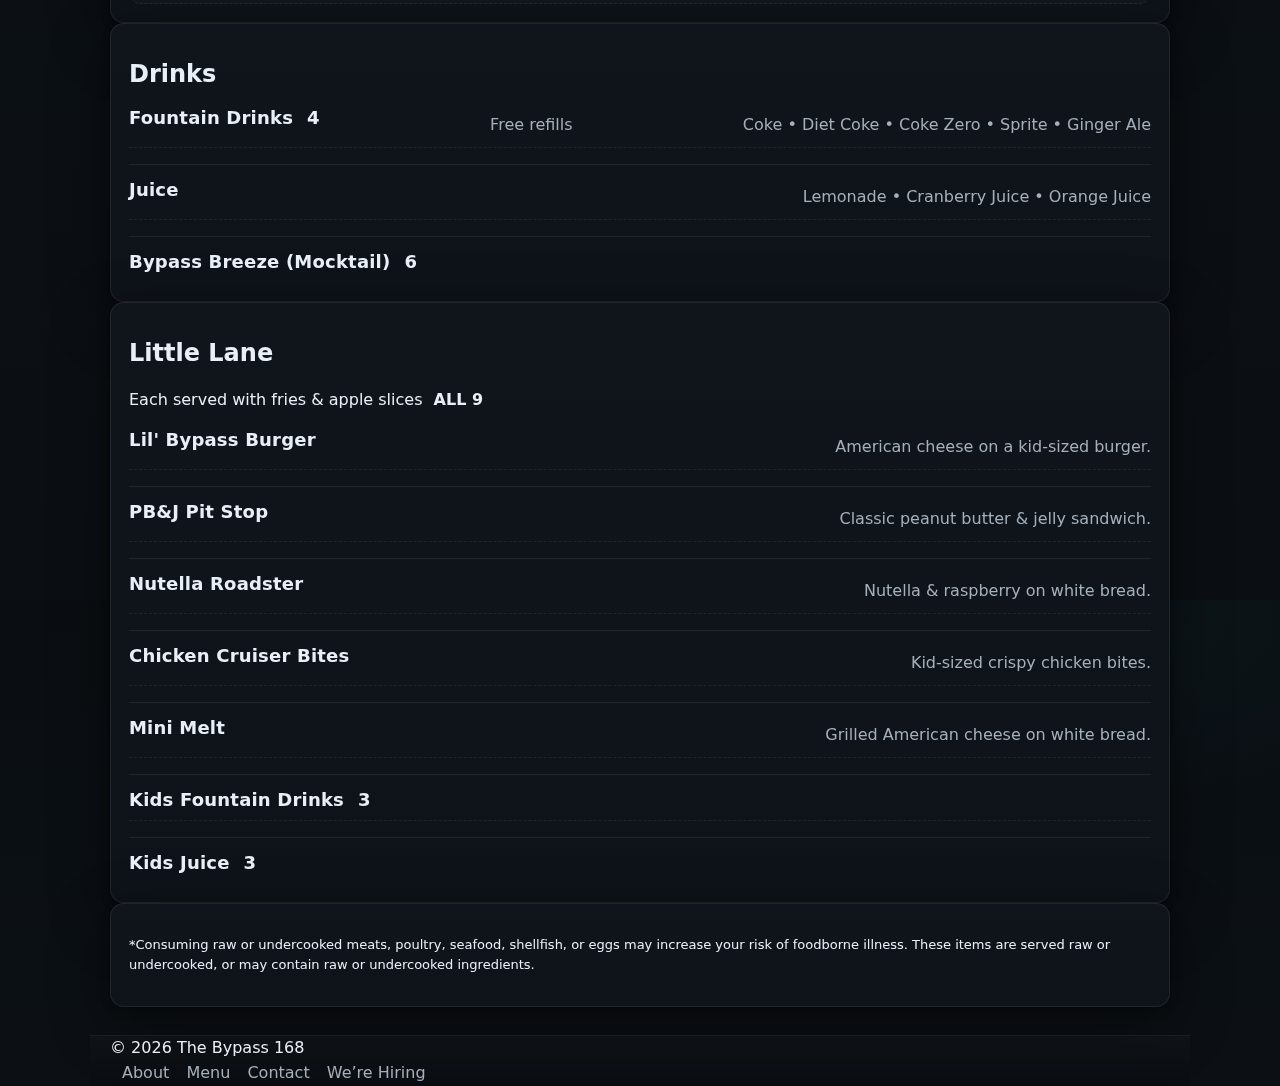
<file: menu.html>
<!DOCTYPE html>
<html lang="en">
<head>
  <meta charset="UTF-8" />
  <title>The Bypass 168 • Menu</title>
  <meta name="viewport" content="width=device-width, initial-scale=1" />
  <meta name="description" content="Food menu for The Bypass 168 in Chesapeake, VA." />
  <link rel="stylesheet" href="styles.css" />
</head>
<body class="site">

<header class="site-header">
  <div class="container">
    <a class="logo" href="index.html">The Bypass 168</a>
    <nav class="site-nav" aria-label="Main navigation">
      <a href="index.html">Home</a>
      <a href="about.html">About</a>
      <a href="menu.html" aria-current="page">Menu</a>
      <a href="contact.html">Contact</a>
      <a href="apply.html">We’re Hiring</a>
    </nav>
  </div>
</header>

<main class="container narrow" id="top">
  <header class="page-header">
    <h1>Menu</h1>
    <p class="muted">
      All menus and pricing are subject to change. Ask your server for daily features and limited-time items.
    </p>
  </header>

  <!-- STARTING LINE — APPETIZERS -->
  <section class="card" id="starting-line">
    <h2>Starting Line — Appetizers</h2>
    <ul class="menu-list">
      <li>
        <h3>Detour Deluxe Nachos <span class="menu-price">16</span></h3>
        <p>Fresh tortilla chips topped with “Man Dip,” melted cheese, lettuce, sour cream, pico de gallo, and jalapeños.</p>
      </li>

      <li>
        <h3>The Passing Lane Ahi* <span class="menu-price">15</span></h3>
        <p>Fresh tuna encrusted in ground pepper, grilled medium-rare, served with our house sauce.</p>
      </li>

      <li>
        <h3>168 Steamers <span class="menu-price">½ lb / 1 lb — MKT</span></h3>
        <p>Lightly seasoned with Old Bay and served with drawn butter and cocktail sauce.</p>
      </li>

      <li>
        <h3>Roundabout Mozzarella <span class="menu-price">11</span></h3>
        <p>Hand-breaded fresh mozzarella balls, fried and served with marinara.</p>
      </li>

      <li>
        <h3>Shoulder Strip Wings <span class="menu-price">16</span></h3>
        <p>Served with your choice of sauce or dry rub, homemade ranch, and carrots.</p>
      </li>

      <li>
        <h3>Roadside Pico Crunch <span class="menu-price">8</span></h3>
        <p>Warm tortilla chips with homemade pico.</p>
      </li>

      <li>
        <h3>Tide Turn Crab Dip <span class="menu-price">16</span></h3>
        <p>Served with pita wedges.</p>
      </li>
    </ul>
  </section>

  <!-- THE FLIGHT DECK -->
  <section class="card" id="flight-deck">
    <h2>The Flight Deck</h2>
    <ul class="menu-list">
      <li>
        <h3>Fryway Flight <span class="menu-price"></span></h3>
        <p>Choose any 3 dry seasonings:</p>
        <p class="muted">Scratch Garlic Herb • Sweet Smoky Rub • Lemon Pepper Kick • Old Bay Dust • Cajun Heat • House Fry Dust</p>
      </li>
      <li>
        <h3>Pretzel Parkway Flight <span class="menu-price"></span></h3>
        <p>Choose any 3 dry seasonings:</p>
        <p class="muted">Cinnamon Sugar Twist • Garlic Butter Dust • Sweet Smoky Pretzel Rub • Lemon Herb Sprinkle • Ranch Dust • Pretzel Salt Classic</p>
      </li>
    </ul>
  </section>

  <!-- BURGER LANE -->
  <section class="card" id="burger-lane">
    <h2>Burger Lane*</h2>
    <p class="muted">Served with fries.</p>
    <ul class="menu-list">
      <li>
        <h3>Overload Burger <span class="menu-price">14</span></h3>
        <p>Smothered in gravy with mushrooms, onion, and smoked cheddar, served on a Kaiser roll.</p>
      </li>

      <li>
        <h3>The Redline Reaper <span class="menu-price">15</span></h3>
        <p>Pepper-jack, jalapeños, sriracha aioli.</p>
      </li>

      <li>
        <h3>Ranch Route 168 <span class="menu-price">14</span></h3>
        <p>Bacon, ranch, and smoked cheddar, served on a Kaiser roll.</p>
      </li>

      <li>
        <h3>Bypass Burger <span class="menu-price">14</span></h3>
        <p>A classic LTO w/ bacon.</p>
      </li>

      <li>
        <h3>Bay Bridge Burger <span class="menu-price">18</span></h3>
        <p>Crab meat, provolone, and lemon butter, served on a pretzel bun. Comes with a side of fries.</p>
      </li>

      <li>
        <h3>Lemon Lane Burger <span class="menu-price">14</span></h3>
        <p>Tomato, fresh mozzarella, and lemon basil mayo, served on a Kaiser roll.</p>
      </li>
    </ul>

    <div class="menu-note">
      Add bacon +2 • Substitute grilled chicken +1 • Extra patty +5
    </div>
  </section>

  <!-- CHICKEN CROSSING -->
  <section class="card" id="chicken-crossing">
    <h2>Chicken Crossing</h2>
    <p class="muted">Each comes with a side of fries.</p>
    <ul class="menu-list">
      <li>
        <h3>Crossroad Classic <span class="menu-price">9</span></h3>
        <p>Grilled chicken with lettuce, tomato, and onion, served on a Kaiser roll.</p>
      </li>

      <li>
        <h3>Bacon Brake-Check <span class="menu-price">9</span></h3>
        <p>Fried chicken tossed in BBQ sauce with slaw, bacon, and cheddar, served on a Kaiser roll.</p>
      </li>

      <li>
        <h3>Olympus Overpass <span class="menu-price">9</span></h3>
        <p>Blackened chicken with feta, lemon basil mayo, pickled onion, sun-dried tomatoes, and Kalamata olives, served on a Kaiser roll.</p>
      </li>

      <li>
        <h3>Mozzarella Motorway <span class="menu-price">9</span></h3>
        <p>Grilled chicken with marinara, mozzarella, and fresh Parmesan, served on a Kaiser roll.</p>
      </li>
    </ul>
  </section>

  <!-- MILE MARKER MEALS -->
  <section class="card" id="mile-marker-meals">
    <h2>Mile Marker Meals</h2>
    <ul class="menu-list">
      <li>
        <h3>Parkway Protein Bowl <span class="menu-price">14</span></h3>
        <p>Blackened chicken bowl with quinoa, pickled onion, pico, purple cabbage, carrot, lemon basil dressing, and sun-dried tomatoes.</p>
      </li>

      <li>
        <h3>Blacktop Shrimp Tacos <span class="menu-price">14</span></h3>
        <p>Blackened shrimp with cabbage, pico, shredded cheese, chipotle-lime sauce, and tropical hot sauce.</p>
      </li>

      <li>
        <h3>Coastal Marker Crab Cake <span class="menu-price">14</span></h3>
        <p>Two homemade crab cakes served with baked potato and seasonal vegetables.</p>
      </li>

      <li>
        <h3>Long Haul BBQ Plate <span class="menu-price">14</span></h3>
        <p>Carolina pulled pork with slaw, fries, and Texas toast. <span class="muted">Gluten-free +2.</span></p>
      </li>

      <li>
        <h3>Shoreline Shrimp Plate <span class="menu-price">14</span></h3>
        <p>Fried shrimp served with baked potato and hot seasonal vegetables.</p>
      </li>
    </ul>
  </section>

  <!-- SIDE STREET -->
  <section class="card" id="side-street">
    <h2>Side Street <span class="menu-price" style="font-weight:600; margin-left:6px;">4</span></h2>
    <ul class="menu-list">
      <li><h3>Family Route Pasta Salad <span class="menu-price"></span></h3></li>
      <li><h3>Coleslaw <span class="menu-price"></span></h3></li>
      <li><h3>Fries <span class="menu-price"></span></h3></li>
      <li><h3>Fresh Daily Veg <span class="menu-price"></span></h3></li>
      <li>
        <h3>Baked Potato <span class="menu-price"></span></h3>
        <p class="muted">Butter, sour cream, cheese (add bacon or onion +1)</p>
      </li>
    </ul>
  </section>

  <!-- HANDHELD HIGHWAY -->
  <section class="card" id="handheld-highway">
    <h2>Handheld Highway</h2>
    <p class="muted">Served with fries.</p>
    <ul class="menu-list">
      <li>
        <h3>Carolina Crossroads <span class="menu-price">12</span></h3>
        <p>Carolina pulled pork topped with slaw on a Kaiser roll.</p>
      </li>

      <li>
        <h3>Double White Line Melt <span class="menu-price">12</span></h3>
        <p>Hickory-smoked cheddar, provolone, onion, and Black Forest bacon grilled on white bread.</p>
      </li>

      <li>
        <h3>Black Forest Bypass BLT <span class="menu-price">13</span></h3>
        <p>Double extra Black Forest bacon, lettuce, and tomato on white bread.</p>
      </li>

      <li>
        <h3>Sunrise Overpass <span class="menu-price">12</span></h3>
        <p>Creamy scratch-made egg salad layered with lettuce, tomato, and onion on white bread.</p>
      </li>

      <li>
        <h3>Route 6 Wrap* <span class="menu-price">18</span></h3>
        <p>Yellowfin tuna tossed in scratch mayo, served medium-rare in a flour tortilla with lettuce and onion.</p>
      </li>

      <li>
        <h3>Shoreline Sandwich <span class="menu-price">18</span></h3>
        <p>Homemade crab cake with lettuce, tomato, and onion on a Kaiser roll. <span class="muted">Cocktail &amp; tartar OTS.</span></p>
      </li>

      <li>
        <h3>Spinout Veggie Wrap <span class="menu-price">16</span></h3>
        <p>Homemade hummus, spinach, tomato, pickled onion, and feta wrapped in a flour tortilla.</p>
      </li>

      <li>
        <h3>Blacktop Tuna Steak* <span class="menu-price">18</span></h3>
        <p>Blackened yellowfin tuna, served medium rare with LTO on a Kaiser roll.</p>
      </li>
    </ul>
  </section>

  <!-- PIT STOP SOUPS / SALADS -->
  <section class="card" id="pit-stop">
    <h2>Pit Stop — Soups / Salads</h2>
    <ul class="menu-list">
      <li>
        <h3>Bypass House Greens <span class="menu-price">6 / 10</span></h3>
        <p>Romaine and spinach topped with cucumbers, tomatoes, carrots, onion, cheese, croutons, and bacon.</p>
      </li>

      <li>
        <h3>Turnpike Caesar <span class="menu-price">6 / 10</span></h3>
        <p>Romaine with Parmesan cheese, croutons, and Caesar dressing.</p>
      </li>

      <li>
        <h3>Coastal Greekway <span class="menu-price">7 / 11</span></h3>
        <p>Romaine and spinach tossed in house lemon basil dressing with tomato, onion, Kalamata olives, cucumbers, croutons, and feta.</p>
      </li>
    </ul>

    <div class="menu-note">
      Dressings: house lemon basil, ranch, blue cheese, honey mustard, light Italian, or Caesar<br />
      Add chicken or shrimp to full salad +5<br /><br />
      Soups — <strong>6 / 9</strong>: French Onion • She-Crab • Soup of the Day
    </div>
  </section>

  <!-- SWEET STRETCH -->
  <section class="card" id="sweet-stretch">
    <h2>Sweet Stretch</h2>
    <ul class="menu-list">
      <li>
        <h3>Sissy&apos;s Pecan Pie <span class="menu-price">9</span></h3>
        <p>Sissy’s homemade pecan pie served warm with vanilla ice cream.</p>
      </li>

      <li>
        <h3>Aunt Becky&apos;s Chocolate Cake <span class="menu-price">9</span></h3>
        <p>Moist yellow cake topped with rich chocolate frosting, served with vanilla ice cream.</p>
      </li>

      <li>
        <h3>Cake of the Week <span class="menu-price">MKT</span></h3>
        <p>Ask your server about our featured cake. <span class="muted">Price varies.</span></p>
      </li>

      <li>
        <h3>Ice Cream <span class="menu-price">3</span></h3>
        <p>Vanilla or chocolate.</p>
        <p class="muted">Toppings +1 each: chocolate sauce, strawberry sauce, marshmallow fluff, Nutella, caramel sauce.</p>
      </li>

      <li>
        <h3>Kids Sundae <span class="menu-price">5</span></h3>
        <p>Vanilla ice cream with chocolate sauce and sprinkles.</p>
      </li>
    </ul>

    <div class="menu-note">
      Lactose-free available +1
    </div>
  </section>

  <!-- DRINKS -->
  <section class="card" id="drinks">
    <h2>Drinks</h2>
    <ul class="menu-list">
      <li>
        <h3>Fountain Drinks <span class="menu-price">4</span></h3>
        <p class="muted">Free refills</p>
        <p>Coke • Diet Coke • Coke Zero • Sprite • Ginger Ale</p>
      </li>

      <li>
        <h3>Juice <span class="menu-price"></span></h3>
        <p>Lemonade • Cranberry Juice • Orange Juice</p>
      </li>

      <li>
        <h3>Bypass Breeze (Mocktail) <span class="menu-price">6</span></h3>
        <p class="muted"></p>
      </li>
    </ul>
  </section>

  <!-- LITTLE LANE -->
  <section class="card" id="little-lane">
    <h2>Little Lane</h2>
    <p class="muted">Each served with fries &amp; apple slices <span style="font-weight:600; margin-left:6px;">ALL 9</span></p>
    <ul class="menu-list">
      <li>
        <h3>Lil&apos; Bypass Burger <span class="menu-price"></span></h3>
        <p>American cheese on a kid-sized burger.</p>
      </li>
      <li>
        <h3>PB&amp;J Pit Stop <span class="menu-price"></span></h3>
        <p>Classic peanut butter &amp; jelly sandwich.</p>
      </li>
      <li>
        <h3>Nutella Roadster <span class="menu-price"></span></h3>
        <p>Nutella &amp; raspberry on white bread.</p>
      </li>
      <li>
        <h3>Chicken Cruiser Bites <span class="menu-price"></span></h3>
        <p>Kid-sized crispy chicken bites.</p>
      </li>
      <li>
        <h3>Mini Melt <span class="menu-price"></span></h3>
        <p>Grilled American cheese on white bread.</p>
      </li>
      <li>
        <h3>Kids Fountain Drinks <span class="menu-price">3</span></h3>
        <p class="muted"></p>
      </li>
      <li>
        <h3>Kids Juice <span class="menu-price">3</span></h3>
        <p class="muted"></p>
      </li>
    </ul>
  </section>

  <!-- DISCLAIMER -->
  <section class="card" id="disclaimer">
    <p class="muted" style="font-size:13px">
      *Consuming raw or undercooked meats, poultry, seafood, shellfish, or eggs may increase your risk of foodborne illness. These items are served raw or undercooked, or may contain raw or undercooked ingredients.
    </p>
  </section>
</main>

<footer class="site-footer container">
  <div>© <span id="yr"></span> The Bypass 168</div>
  <nav class="footer-nav" aria-label="Footer">
    <a href="about.html">About</a>
    <a href="menu.html" aria-current="page">Menu</a>
    <a href="contact.html">Contact</a>
    <a href="apply.html">We’re Hiring</a>
  </nav>
</footer>

<script>
  // set year
  document.getElementById('yr').textContent = new Date().getFullYear();
</script>
<script src="scripts.js"></script>

<style>
  /* Menu layout refinements */
  .menu-list {
    list-style: none;
    padding: 0;
    margin: 14px 0 0;
    display: grid;
    gap: 16px;
  }

  .menu-list li {
    border-top: 1px solid var(--line);
    padding-top: 14px;
  }

  .menu-list li:first-child {
    border-top: none;
    padding-top: 0;
  }

  /* Title + price alignment */
  .menu-list h3 {
    margin: 0;
    font-size: 18px;
    letter-spacing: 0.2px;
    display: grid;
    grid-template-columns: 1fr auto;
    align-items: baseline;
    column-gap: 14px;
    row-gap: 6px;
    line-height: 1.2;
  }

  .menu-price {
    font-weight: 700;
    white-space: nowrap;
    font-variant-numeric: tabular-nums;
  }

  /* Description spacing + readability */
  .menu-list p {
    margin: 6px 0 0;
    color: var(--muted);
    line-height: 1.5;
    max-width: 70ch;
  }

  /* Notes look more intentional */
  .menu-note {
    margin-top: 14px;
    padding: 12px 14px;
    border: 1px dashed var(--line);
    border-radius: 12px;
    color: var(--muted);
    background: rgba(255, 255, 255, 0.02);
  }

  /* Make “cards” feel evenly spaced (only if .card exists in styles.css) */
  .card {
    padding: 18px 18px;
  }

  /* Mobile: stack price under title if needed */
  @media (max-width: 520px) {
    .menu-list h3 {
      grid-template-columns: 1fr;
    }
    .menu-price {
      justify-self: start;
      opacity: 0.9;
      margin-top: 2px;
    }
  }
</style>


</body>
</html>
</file>
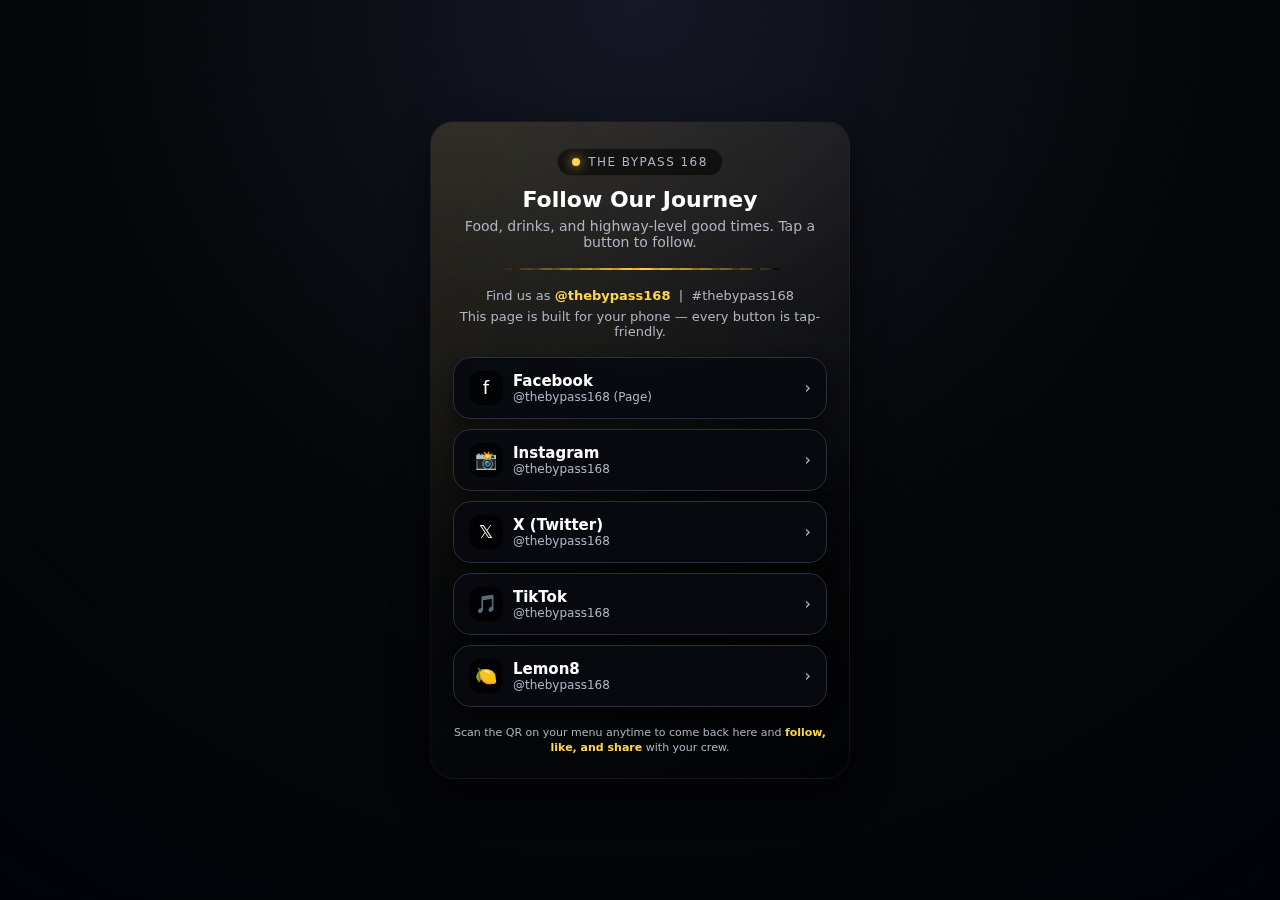
<file: socials.html>
<!DOCTYPE html>
<html lang="en">
<head>
  <meta charset="UTF-8" />
  <title>The Bypass 168 – Connect With Us</title>
  <meta name="viewport" content="width=device-width, initial-scale=1" />

  <style>
    :root {
      --bg-color: #050608;
      --card-color: #111318;
      --accent: #ffd54a;        /* road line yellow */
      --accent-soft: rgba(255, 213, 74, 0.2);
      --text-main: #ffffff;
      --text-muted: #b0b4c0;
      --button-bg: #1b1f27;
      --button-border: #2a303d;
      --button-hover: #262c39;
      --shadow-soft: 0 14px 35px rgba(0, 0, 0, 0.55);
      --radius-lg: 18px;
      --radius-pill: 999px;
    }

    * {
      box-sizing: border-box;
      margin: 0;
      padding: 0;
    }

    body {
      min-height: 100vh;
      font-family: system-ui, -apple-system, BlinkMacSystemFont, "Segoe UI", sans-serif;
      background: radial-gradient(circle at top, #151825 0, #050608 52%, #020308 100%);
      color: var(--text-main);
      display: flex;
      justify-content: center;
      align-items: center;
      padding: 24px 18px;
    }

    .socials-page {
      width: 100%;
      max-width: 420px;
    }

    .card {
      background: linear-gradient(145deg, rgba(255, 255, 255, 0.04), rgba(0, 0, 0, 0.4));
      border-radius: 24px;
      padding: 24px 20px 20px;
      box-shadow: var(--shadow-soft);
      backdrop-filter: blur(14px);
      border: 1px solid rgba(255, 255, 255, 0.05);
      position: relative;
      overflow: hidden;
    }

    .card::before {
      content: "";
      position: absolute;
      inset: -40%;
      background:
        radial-gradient(circle at 0 0, rgba(255, 213, 74, 0.26), transparent 55%),
        radial-gradient(circle at 100% 0, rgba(255, 255, 255, 0.08), transparent 50%);
      opacity: 0.7;
      pointer-events: none;
      z-index: -1;
    }

    .card-header {
      text-align: center;
      margin-bottom: 18px;
    }

    .badge {
      display: inline-flex;
      align-items: center;
      gap: 8px;
      padding: 6px 14px;
      border-radius: var(--radius-pill);
      background: rgba(0, 0, 0, 0.55);
      border: 1px solid rgba(255, 255, 255, 0.08);
      font-size: 12px;
      text-transform: uppercase;
      letter-spacing: 0.12em;
      color: var(--text-muted);
      margin-bottom: 10px;
    }

    .badge-dot {
      width: 8px;
      height: 8px;
      border-radius: 50%;
      background: var(--accent);
      box-shadow: 0 0 12px rgba(255, 213, 74, 0.9);
    }

    h1 {
      font-size: 22px;
      line-height: 1.25;
      margin-bottom: 4px;
    }

    .subtitle {
      font-size: 14px;
      color: var(--text-muted);
    }

    .divider-road {
      margin: 16px auto 18px;
      width: 100%;
      max-width: 280px;
      height: 2px;
      background: linear-gradient(to right, transparent, var(--accent), transparent);
      position: relative;
      overflow: hidden;
      border-radius: 999px;
    }

    .divider-road::before {
      content: "";
      position: absolute;
      inset: 0;
      background-image: repeating-linear-gradient(
        to right,
        transparent 0,
        transparent 12px,
        #050608 12px,
        #050608 20px
      );
      opacity: 0.75;
      mix-blend-mode: overlay;
    }

    .handle {
      text-align: center;
      font-size: 13px;
      color: var(--text-muted);
      margin-bottom: 6px;
    }

    .handle span {
      color: var(--accent);
      font-weight: 600;
    }

    .hint {
      text-align: center;
      font-size: 13px;
      color: var(--text-muted);
      margin-bottom: 18px;
    }

    .social-list {
      display: flex;
      flex-direction: column;
      gap: 10px;
      margin-bottom: 18px;
    }

    .social-link {
      display: flex;
      align-items: center;
      justify-content: space-between;
      gap: 10px;
      padding: 13px 15px;
      border-radius: var(--radius-lg);
      background: rgba(8, 10, 16, 0.9);
      border: 1px solid var(--button-border);
      text-decoration: none;
      color: var(--text-main);
      box-shadow: 0 8px 20px rgba(0, 0, 0, 0.45);
      position: relative;
      overflow: hidden;
      transition:
        transform 0.12s ease-out,
        box-shadow 0.12s ease-out,
        border-color 0.12s ease-out,
        background 0.12s ease-out;
    }

    .social-link::before {
      content: "";
      position: absolute;
      inset: 0;
      background: radial-gradient(circle at 10% 0, var(--accent-soft), transparent 55%);
      opacity: 0;
      transition: opacity 0.15s ease-out;
      pointer-events: none;
    }

    .social-link:active {
      transform: translateY(1px) scale(0.99);
      box-shadow: 0 4px 12px rgba(0, 0, 0, 0.6);
    }

    .social-link:hover {
      background: var(--button-hover);
      border-color: rgba(255, 213, 74, 0.7);
    }

    .social-link:hover::before {
      opacity: 1;
    }

    .social-main {
      display: flex;
      align-items: center;
      gap: 10px;
    }

    .social-icon {
      width: 34px;
      height: 34px;
      border-radius: 12px;
      display: inline-flex;
      align-items: center;
      justify-content: center;
      background: rgba(0, 0, 0, 0.7);
      font-size: 18px;
      flex-shrink: 0;
    }

    .social-text {
      display: flex;
      flex-direction: column;
    }

    .social-name {
      font-size: 15px;
      font-weight: 600;
    }

    .social-handle {
      font-size: 12px;
      color: var(--text-muted);
    }

    .chevron {
      font-size: 16px;
      opacity: 0.7;
    }

    .footer-note {
      font-size: 11px;
      text-align: center;
      color: var(--text-muted);
      line-height: 1.4;
    }

    .footer-note strong {
      color: var(--accent);
      font-weight: 600;
    }

    @media (min-width: 480px) {
      body {
        padding: 30px;
      }

      .card {
        padding: 26px 22px 22px;
      }
    }
  </style>
</head>
<body>
  <main class="socials-page">
    <section class="card" aria-label="The Bypass 168 social links">
      <header class="card-header">
        <div class="badge">
          <span class="badge-dot"></span>
          <span>The Bypass 168</span>
        </div>
        <h1>Follow Our Journey</h1>
        <p class="subtitle">Food, drinks, and highway-level good times. Tap a button to follow.</p>
      </header>

      <div class="divider-road"></div>

      <!-- Optional: show your main handle / hashtag -->
      <p class="handle">
        Find us as <span>@thebypass168</span> &nbsp;|&nbsp; #thebypass168
      </p>
      <p class="hint">This page is built for your phone — every button is tap-friendly.</p>

      <div class="social-list">

        <!-- FACEBOOK -->
        <a
          class="social-link"
          href="https://www.facebook.com/REPLACE_WITH_YOUR_PAGE"
          target="_blank"
          rel="noopener noreferrer"
        >
          <div class="social-main">
            <div class="social-icon">f</div>
            <div class="social-text">
              <span class="social-name">Facebook</span>
              <span class="social-handle">@thebypass168 (Page)</span>
            </div>
          </div>
          <span class="chevron">›</span>
        </a>

        <!-- INSTAGRAM -->
        <a
          class="social-link"
          href="https://www.instagram.com/REPLACE_WITH_YOUR_HANDLE"
          target="_blank"
          rel="noopener noreferrer"
        >
          <div class="social-main">
            <div class="social-icon">📸</div>
            <div class="social-text">
              <span class="social-name">Instagram</span>
              <span class="social-handle">@thebypass168</span>
            </div>
          </div>
          <span class="chevron">›</span>
        </a>

        <!-- X / TWITTER -->
        <a
          class="social-link"
          href="https://x.com/REPLACE_WITH_YOUR_HANDLE"
          target="_blank"
          rel="noopener noreferrer"
        >
          <div class="social-main">
            <div class="social-icon">𝕏</div>
            <div class="social-text">
              <span class="social-name">X (Twitter)</span>
              <span class="social-handle">@thebypass168</span>
            </div>
          </div>
          <span class="chevron">›</span>
        </a>

        <!-- TIKTOK -->
        <a
          class="social-link"
          href="https://www.tiktok.com/@REPLACE_WITH_YOUR_HANDLE"
          target="_blank"
          rel="noopener noreferrer"
        >
          <div class="social-main">
            <div class="social-icon">🎵</div>
            <div class="social-text">
              <span class="social-name">TikTok</span>
              <span class="social-handle">@thebypass168</span>
            </div>
          </div>
          <span class="chevron">›</span>
        </a>

        <!-- LEMON8 -->
        <a
          class="social-link"
          href="https://www.lemon8-app.com/u/REPLACE_WITH_YOUR_HANDLE"
          target="_blank"
          rel="noopener noreferrer"
        >
          <div class="social-main">
            <div class="social-icon">🍋</div>
            <div class="social-text">
              <span class="social-name">Lemon8</span>
              <span class="social-handle">@thebypass168</span>
            </div>
          </div>
          <span class="chevron">›</span>
        </a>

        <!-- OPTIONAL: YOUTUBE OR OTHER LINKS -->
        <!--
        <a
          class="social-link"
          href="https://www.youtube.com/@REPLACE_WITH_YOUR_CHANNEL"
          target="_blank"
          rel="noopener noreferrer"
        >
          <div class="social-main">
            <div class="social-icon">▶️</div>
            <div class="social-text">
              <span class="social-name">YouTube</span>
              <span class="social-handle">@thebypass168</span>
            </div>
          </div>
          <span class="chevron">›</span>
        </a>
        -->

      </div>

      <p class="footer-note">
        Scan the QR on your menu anytime to come back here and
        <strong>follow, like, and share</strong> with your crew.
      </p>
    </section>
  </main>
</body>
</html>
</file>
<file: styles.css>
/* ─────────────────────────────────────────────────────────────────────────────
   The Bypass 168 – Dark Executive Theme
   - Sharp typography, calm teal accent, subtle depth
   - Fully responsive, accessible focus states, reduced-motion aware
   - Works with your existing HTML structure + scripts.js
────────────────────────────────────────────────────────────────────────────── */

:root{
  /* Brand */
  --bg: #0b0f13;            /* canvas charcoal */
  --surface: #121821;       /* panels */
  --elev-1: #10151c;        /* card gradient stop */
  --elev-2: #0e1319;        /* card gradient stop */
  --line: rgba(255,255,255,.08);
  --text: #e9eff6;
  --muted: #a5b0bb;

  /* Accent */
  --accent: #28aeb2;        /* teal */
  --accent-2: #7fd7da;      /* lighter teal blend */

  /* Sizing & radii */
  --radius-sm: 10px;
  --radius: 14px;
  --radius-lg: 18px;
  --container: 1100px;

  /* Shadow */
  --shadow: 0 18px 60px rgba(0,0,0,.45), 0 2px 8px rgba(0,0,0,.35);

  /* Typography scale */
  --fs-hero: clamp(34px, 5vw, 44px);
  --fs-h1: clamp(26px, 3.6vw, 34px);
  --fs-h2: clamp(20px, 2.6vw, 24px);
  --fs-h3: 18px;
  --fs-body: 16px;
}

/* Base reset */
*{box-sizing:border-box}
html,body{height:100%}
html{scroll-behavior:smooth}
body{
  margin:0;
  color:var(--text);
  background:
    radial-gradient(60% 40% at 80% 0%, rgba(40,174,178,.06), transparent 60%),
    linear-gradient(180deg,#0a0e12,#0b1015 40%,#0b0f13 100%);
  font: 400 var(--fs-body)/1.55 ui-sans-serif, system-ui, -apple-system, "Segoe UI", Roboto, Arial;
  -webkit-font-smoothing:antialiased;
  text-rendering:optimizeLegibility;
}

a{color:inherit;text-decoration:none}
a.link{color:var(--accent);font-weight:700}
img{max-width:100%;display:block;border-radius:var(--radius-sm)}

.container{max-width:var(--container);margin:0 auto;padding:0 20px}

/* ── Header / Nav ─────────────────────────────────────────────────────────── */
.site-header{
  position:sticky; top:0; z-index:20;
  backdrop-filter:saturate(120%) blur(6px);
  background: linear-gradient(180deg, rgba(255,255,255,.04), rgba(255,255,255,0));
  border-bottom:1px solid var(--line);
}
.header-inner{display:flex;align-items:center;justify-content:space-between;padding:14px 0}
.brand{display:flex;align-items:center;gap:10px;font-weight:800;letter-spacing:.2px}
.brand-text{font-size:18px}

.nav{display:flex;gap:14px;align-items:center}
.nav a{
  padding:8px 12px;border-radius:10px;color:var(--muted);font-weight:600;
  transition:color .15s ease, background .15s ease, transform .06s ease;
}
.nav a:hover{color:var(--text);background:rgba(255,255,255,.04)}
.nav .cta{
  color:#061219;
  background:linear-gradient(90deg,var(--accent),var(--accent-2));
  border-radius:10px; font-weight:800;
  box-shadow:0 10px 24px rgba(40,174,178,.28);
}

/* Mobile nav */
.nav-toggle{
  display:none; appearance:none; border:1px solid var(--line);
  background:linear-gradient(180deg,rgba(255,255,255,.02),rgba(0,0,0,.14));
  color:var(--text); padding:8px 10px; border-radius:10px; font-weight:700;
}
.nav-mobile{display:none}
@media (max-width:900px){
  .nav{display:none}
  .nav-toggle{display:inline-block}
  .nav-mobile{
    display:block; border-top:1px solid var(--line); padding:10px 20px; background:rgba(0,0,0,.25);
  }
  .nav-mobile a{display:block; padding:10px 0; color:var(--muted)}
  .nav-mobile a:hover{color:var(--text)}
}

/* ── Hero ─────────────────────────────────────────────────────────────────── */
.hero{padding:56px 0}
.hero-inner{display:flex;gap:36px;align-items:center}
.hero-content{flex:1}
.hero h1{font-size:var(--fs-hero); margin:0 0 6px; letter-spacing:.2px}
.lead{color:var(--muted); margin:8px 0 0}
.hero-actions{margin-top:18px; display:flex; gap:12px; flex-wrap:wrap}
.btn{
  display:inline-block; padding:12px 16px; border-radius:12px; border:1px solid var(--line);
  background:linear-gradient(180deg, rgba(255,255,255,.02), rgba(0,0,0,.18));
  color:var(--text); cursor:pointer; font-weight:700;
  transition:transform .06s ease, box-shadow .15s ease, background .15s ease, border-color .15s ease;
}
.btn:hover{border-color:rgba(255,255,255,.18)}
.btn:active{transform:translateY(1px)}
.btn.primary{
  color:#071117; border-color:transparent;
  background:linear-gradient(90deg,var(--accent),var(--accent-2));
  box-shadow:0 14px 30px rgba(40,174,178,.28);
}

/* hero media optional */
.hero-visual{flex:1; min-width:42%; border-radius:var(--radius-lg); overflow:hidden;
  box-shadow:var(--shadow);}

/* ── Cards / Sections ─────────────────────────────────────────────────────── */
.card{
  background:linear-gradient(180deg, var(--elev-1), var(--elev-2));
  border:1px solid var(--line); border-radius:var(--radius);
  padding:20px; box-shadow:var(--shadow);
}
.info{display:grid; grid-template-columns: 1.5fr .9fr; gap:22px; margin-top:8px}
@media (max-width:960px){ .info{grid-template-columns:1fr} }

h1{font-size:var(--fs-h1); margin:0 0 8px}
h2{font-size:var(--fs-h2); margin:14px 0 6px}
h3{font-size:var(--fs-h3); margin:8px 0}

.features{margin:10px 0 0; padding-left:18px}
.features li{margin:6px 0}

/* Smaller side card */
.small{max-width:380px}

/* Newsletter */
.newsletter .card{margin-top:22px}

/* ── Menu page lists ──────────────────────────────────────────────────────── */
.menu-list{list-style:none; padding:0; margin:0}
.menu-list li{
  display:flex; justify-content:space-between; gap:18px;
  padding:10px 0; border-bottom:1px dashed rgba(255,255,255,.07);
}
.menu-list li:last-child{border-bottom:0}

/* ── Forms ───────────────────────────────────────────────────────────────── */
.row{display:flex; gap:10px; align-items:center; flex-wrap:wrap}
input[type="email"],input[type="text"],input[type="tel"],input[type="datetime-local"],select,textarea{
  width:100%; min-width:240px; padding:12px; font-size:16px; color:var(--text);
  background:linear-gradient(180deg, rgba(255,255,255,.02), rgba(0,0,0,.16));
  border:1px solid var(--line); border-radius:12px; outline:none;
  transition:border-color .15s ease, background .15s ease;
}
input:focus, select:focus, textarea:focus{border-color:rgba(255,255,255,.22)}
label{display:block; margin-top:12px; font-size:14px; color:var(--muted)}

button, .btn{outline:none}
button:focus-visible, .btn:focus-visible, input:focus-visible, select:focus-visible, textarea:focus-visible{
  box-shadow:0 0 0 3px rgba(40,174,178,.4);
}

/* ── Gallery ─────────────────────────────────────────────────────────────── */
.gallery-grid{display:grid; grid-template-columns:repeat(3,1fr); gap:14px; margin-top:12px}
.gallery-grid img{height:220px; object-fit:cover; border-radius:12px; box-shadow:var(--shadow)}
@media (max-width:900px){ .gallery-grid{grid-template-columns:repeat(2,1fr)} }
@media (max-width:560px){ .gallery-grid{grid-template-columns:1fr} }

/* ── Footer ──────────────────────────────────────────────────────────────── */
.site-footer{
  margin-top:28px;
  border-top:1px solid var(--line);
  background:linear-gradient(180deg, rgba(255,255,255,.02), rgba(0,0,0,.18));
}
.footer-inner{display:flex;justify-content:space-between;gap:12px;align-items:center;padding:18px 0}
.footer-nav a{color:var(--muted); margin-left:12px}
.footer-nav a:hover{color:var(--text)}
.copyright{padding:12px 20px; color:var(--muted)}

/* ── Toast (used by scripts.js) ──────────────────────────────────────────── */
.toast{
  position:fixed; left:50%; transform:translateX(-50%); bottom:20px; z-index:40;
  background:rgba(10,14,18,.92);
  border:1px solid var(--line);
  padding:12px 16px; border-radius:12px; opacity:0; pointer-events:none;
  transition:opacity .25s ease, transform .25s ease;
}
.toast.show{opacity:1; transform:translateX(-50%) translateY(-6px)}

/* ── Responsive tweaks ───────────────────────────────────────────────────── */
@media (max-width:1020px){
  .hero{padding:44px 0}
  .hero-inner{flex-direction:column; align-items:flex-start}
  .hero-visual{width:100%}
}

/* ── Motion preferences ──────────────────────────────────────────────────── */
@media (prefers-reduced-motion: reduce){
  .btn, .nav a, .toast{transition:none}
  html{scroll-behavior:auto}
}

/* ── Print (simple) ─────────────────────────────────────────────────────── */
@media print{
  body{background:#fff; color:#000}
  .site-header, .site-footer, .nav, .btn, .hero-visual, .toast{display:none !important}
  .card{border:0; box-shadow:none; padding:0}
}
</file>
